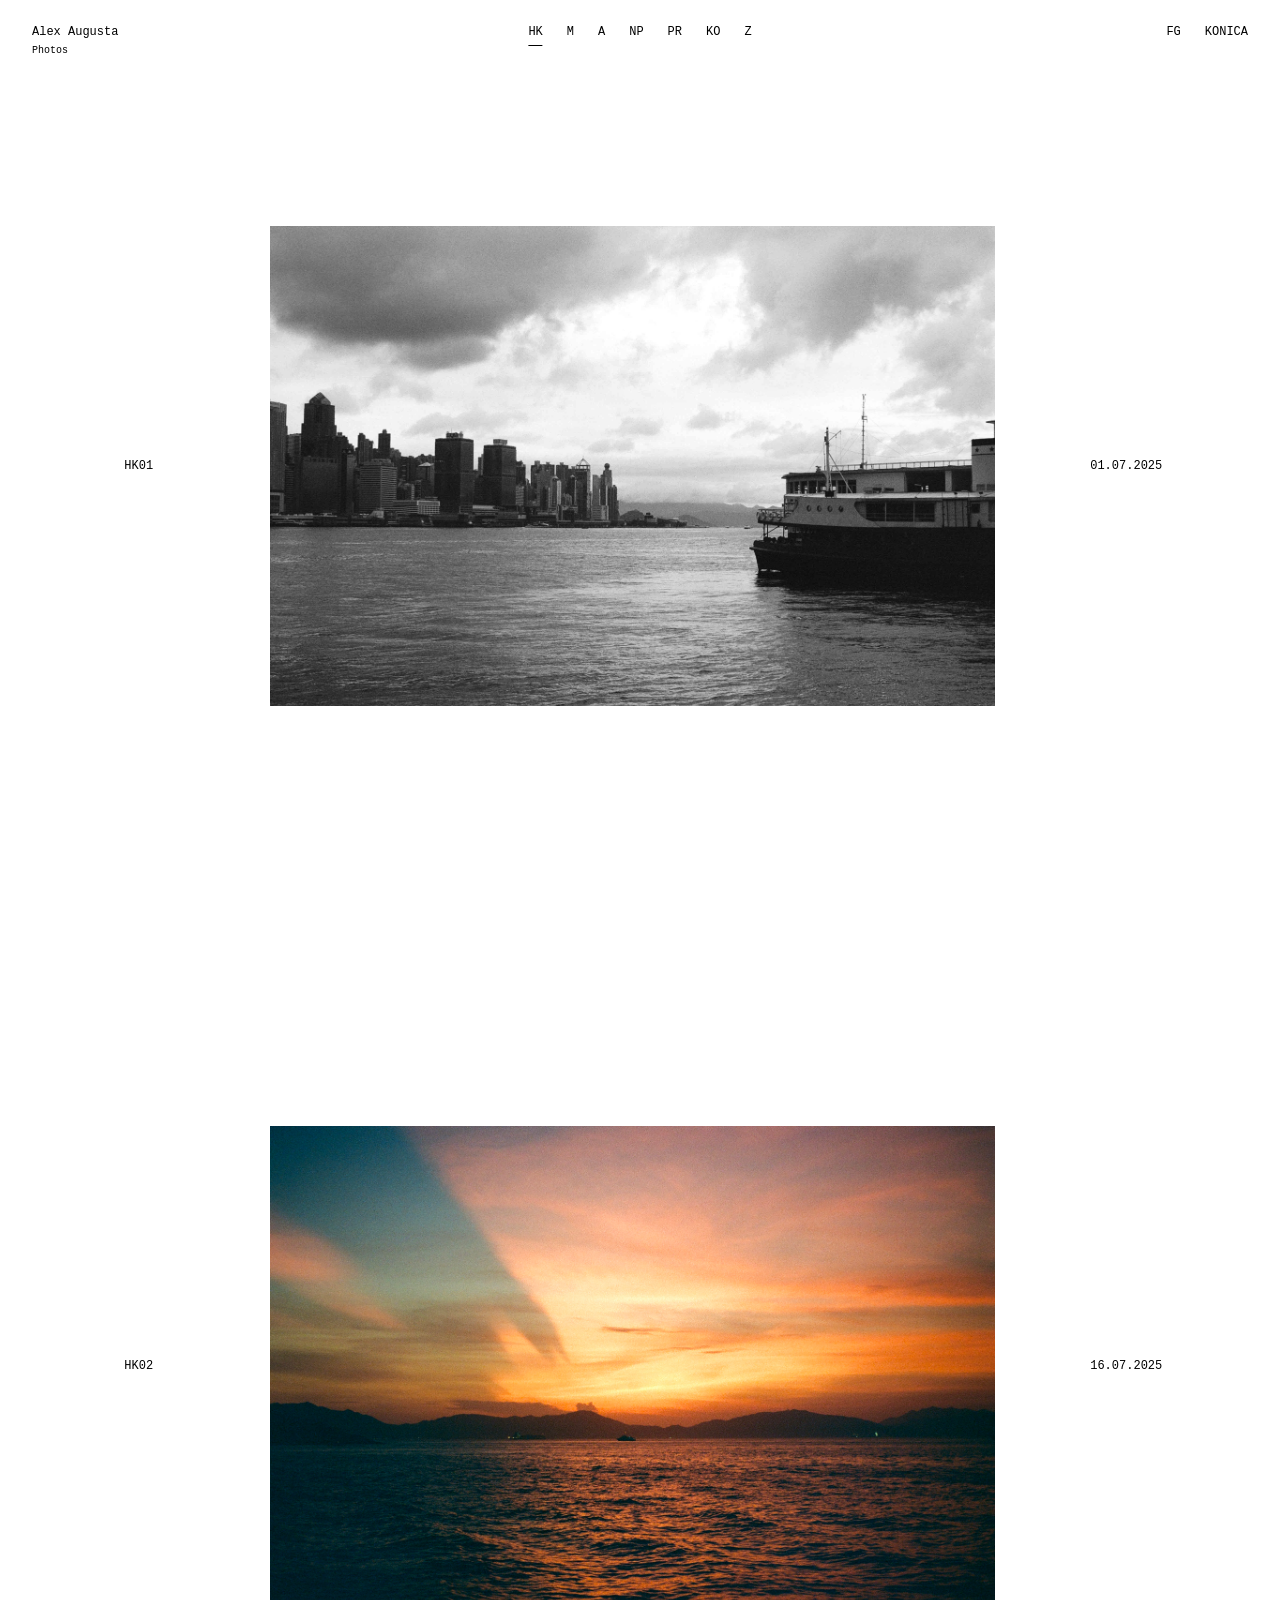
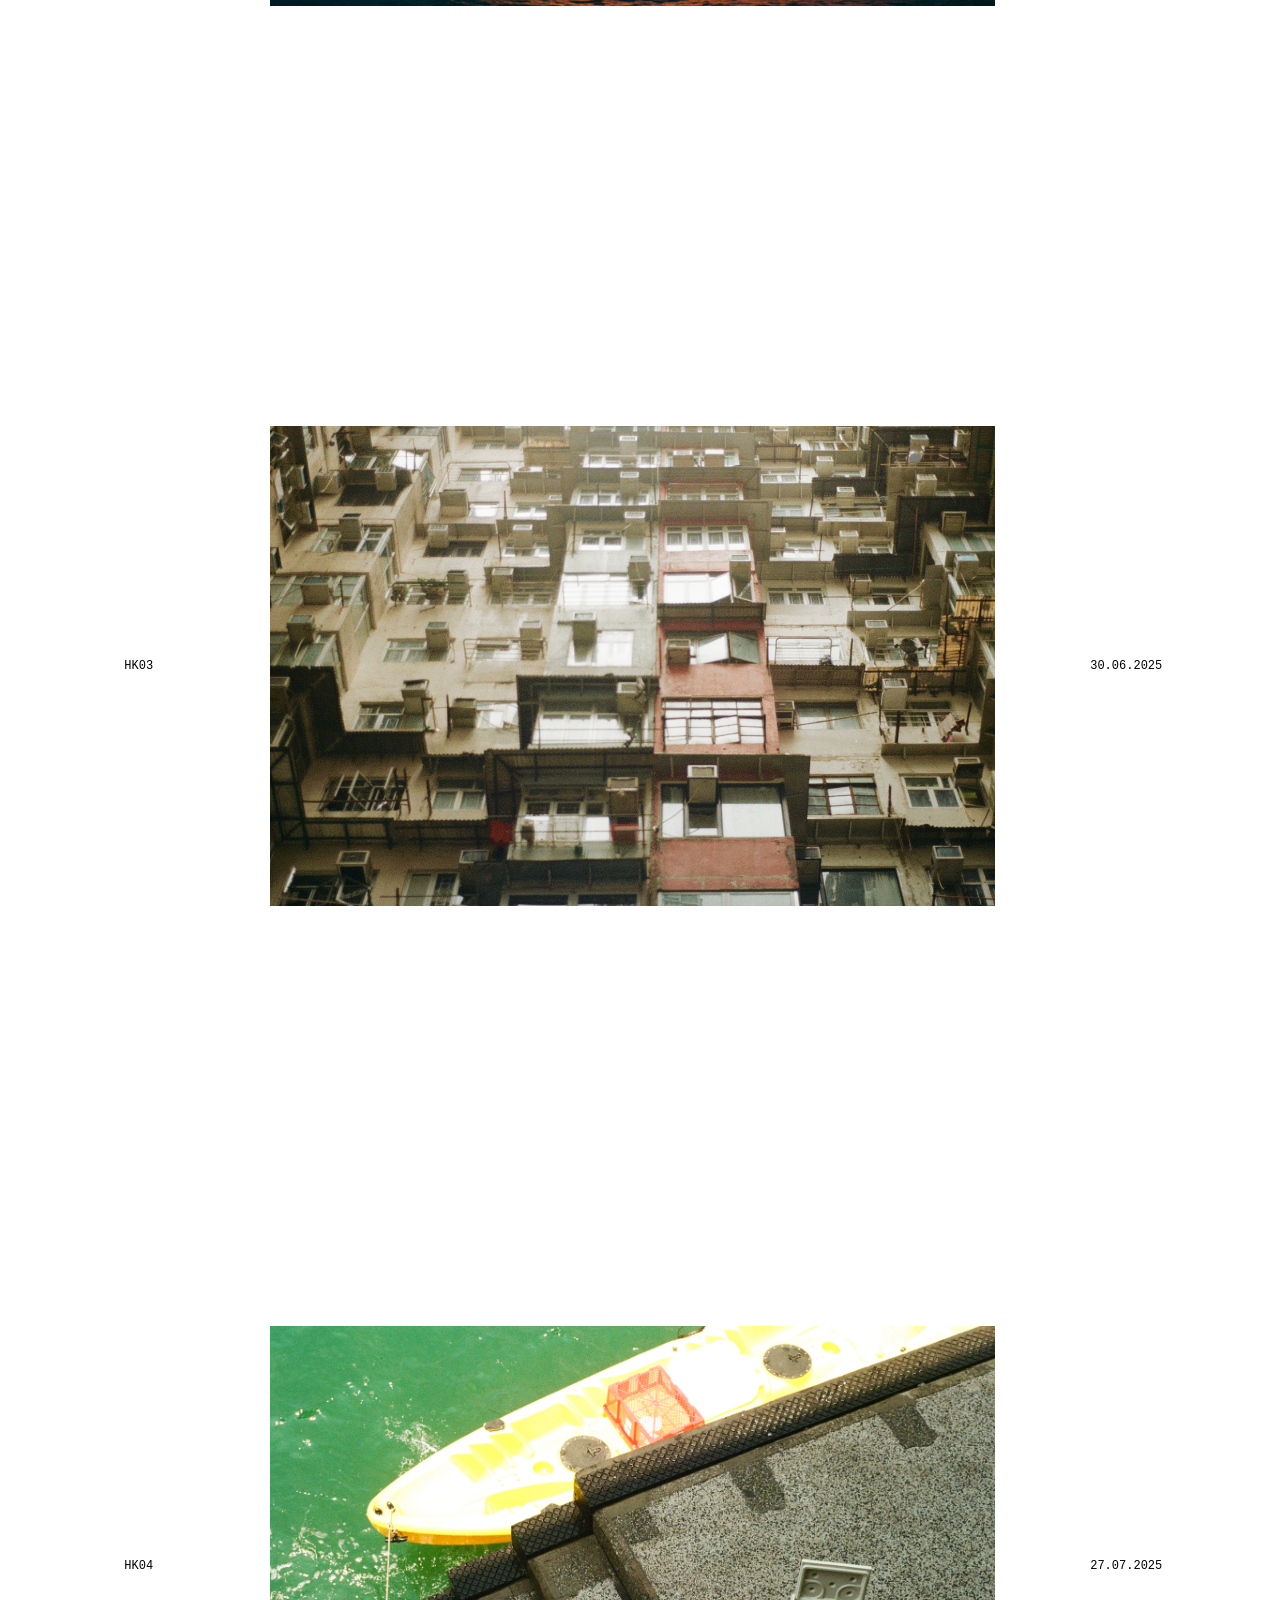
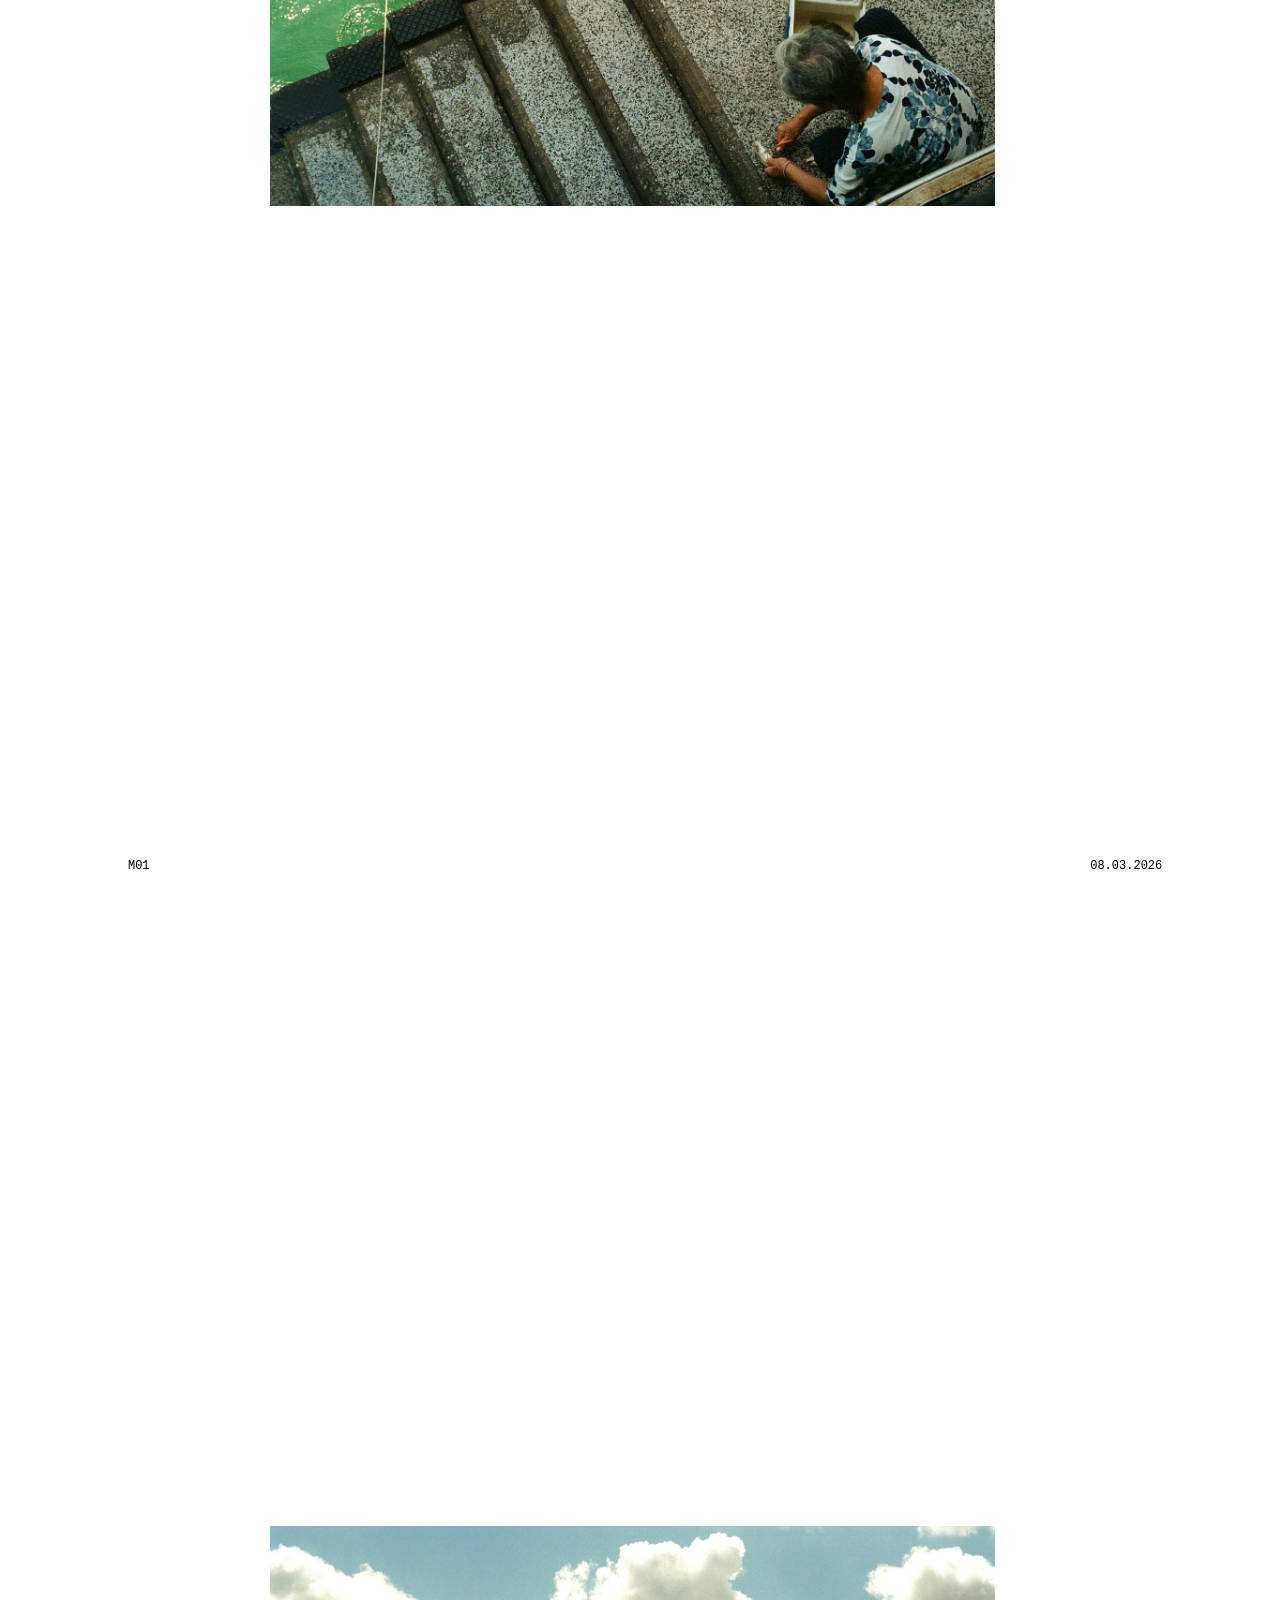
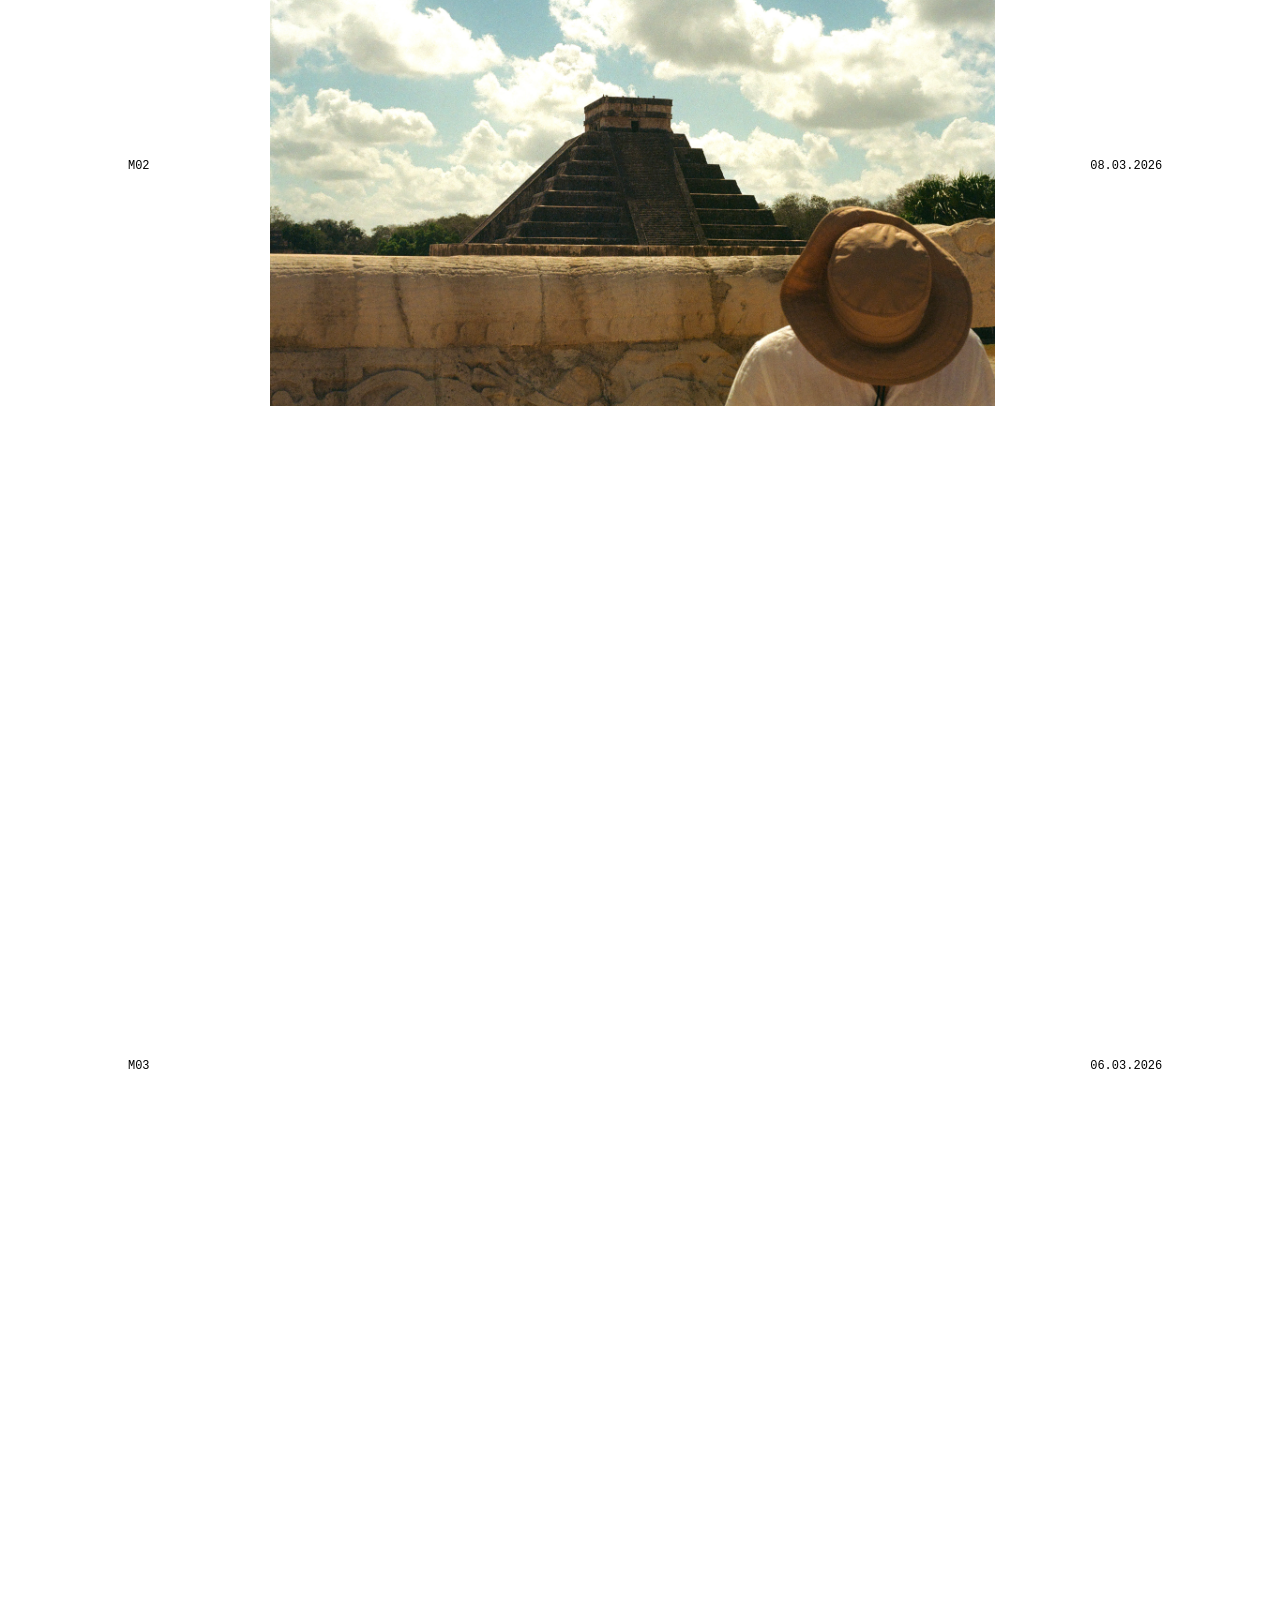
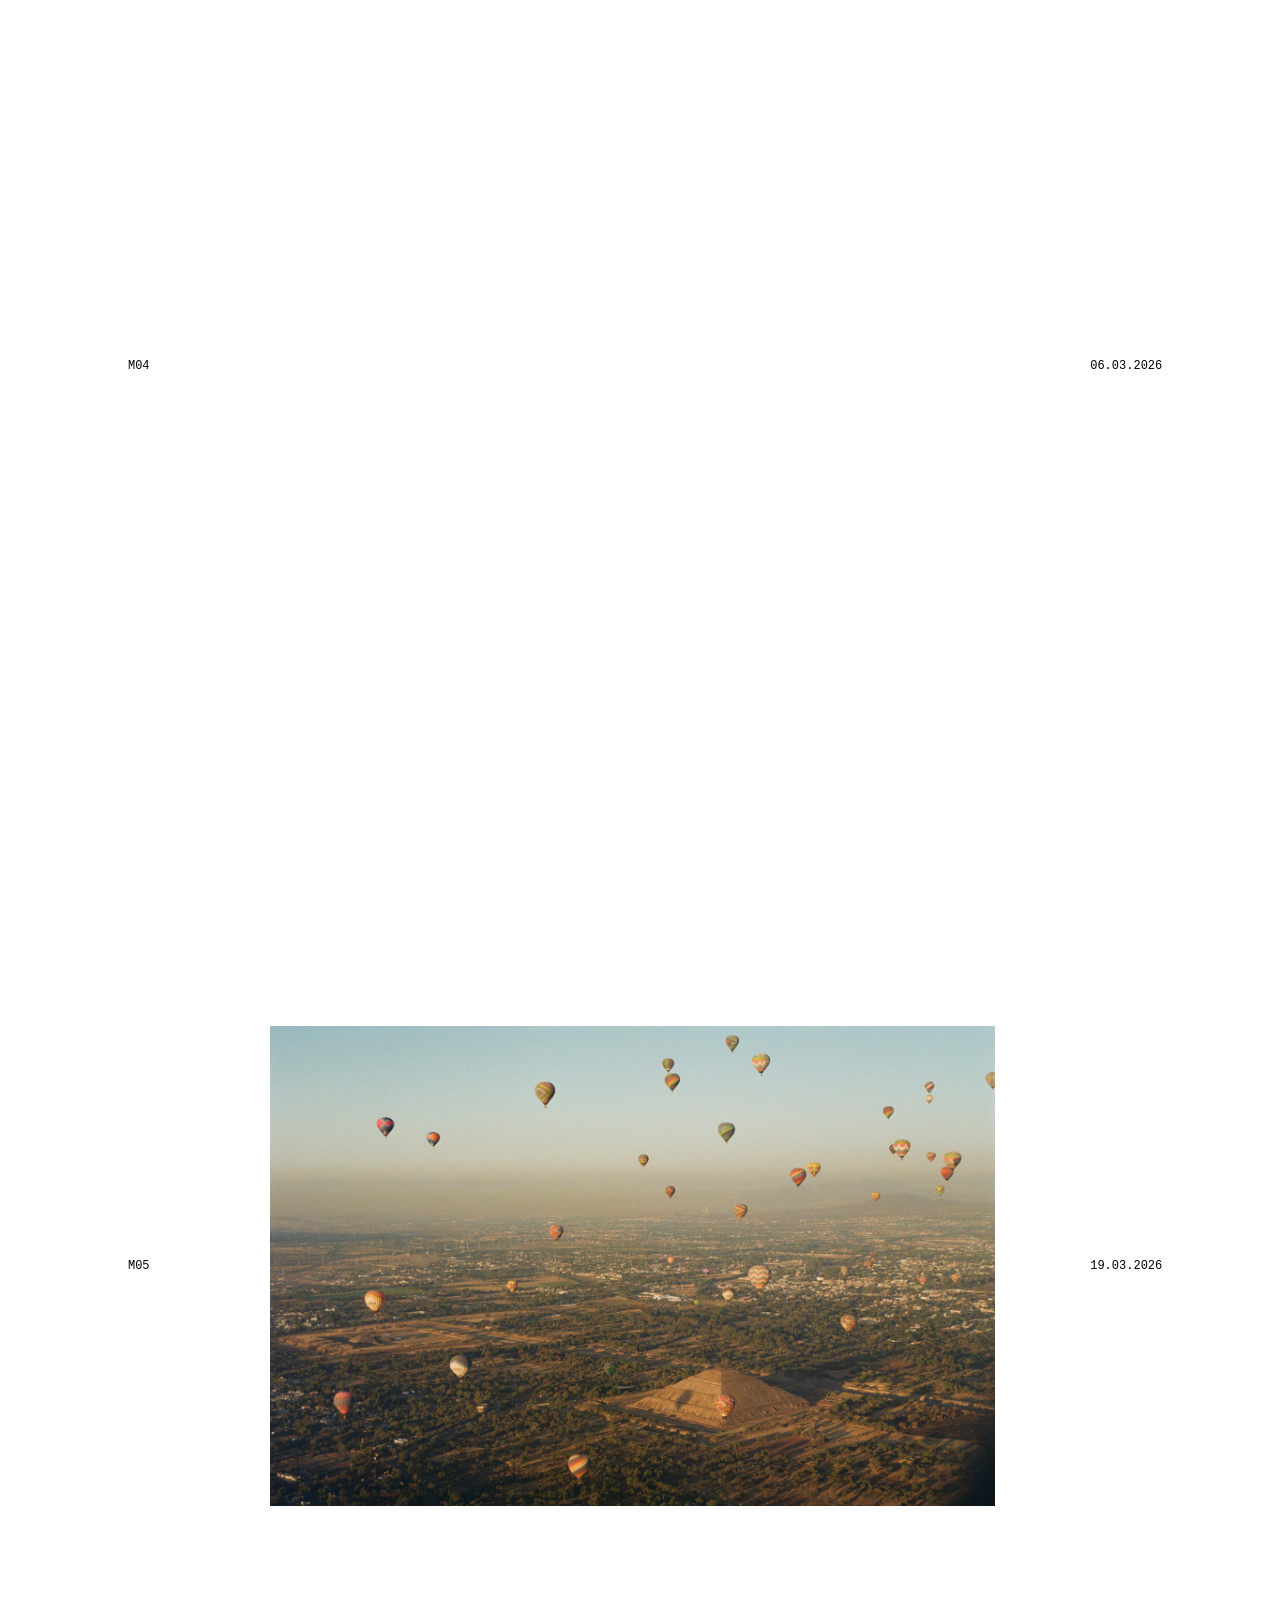
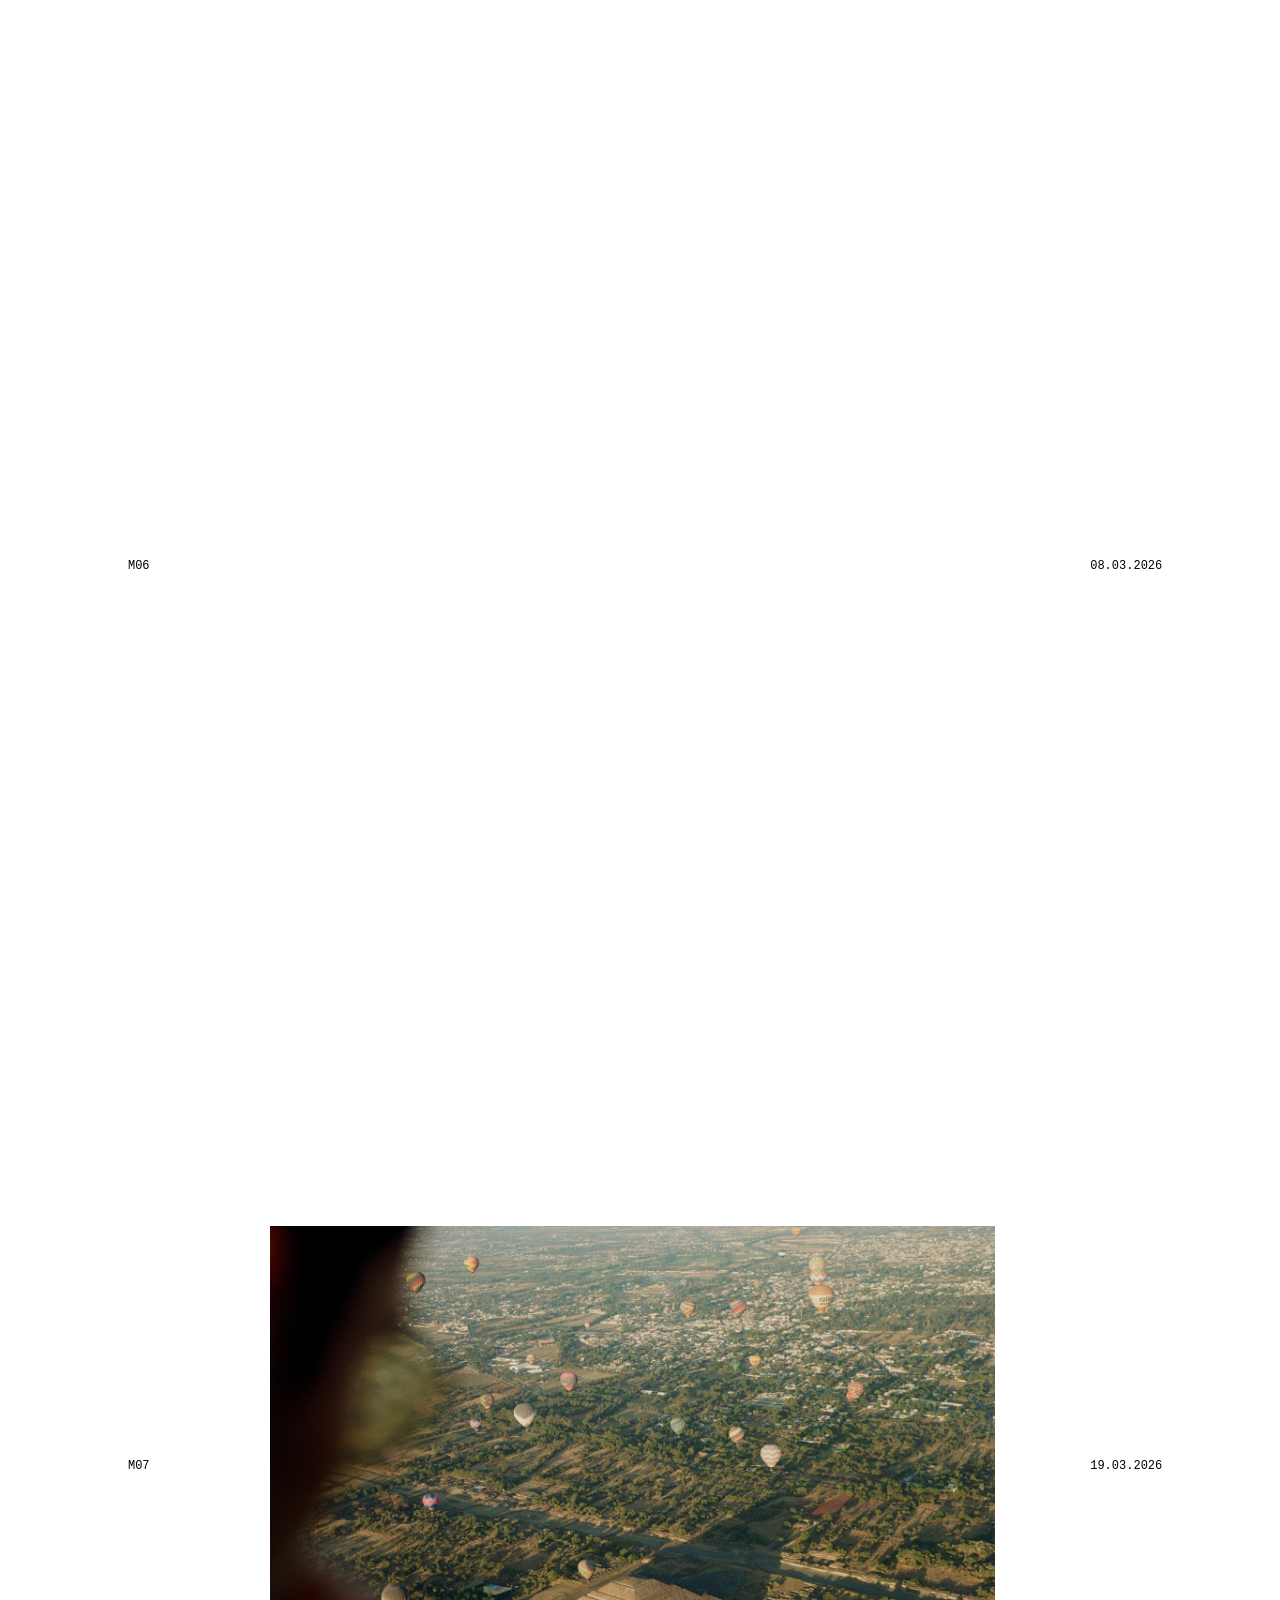
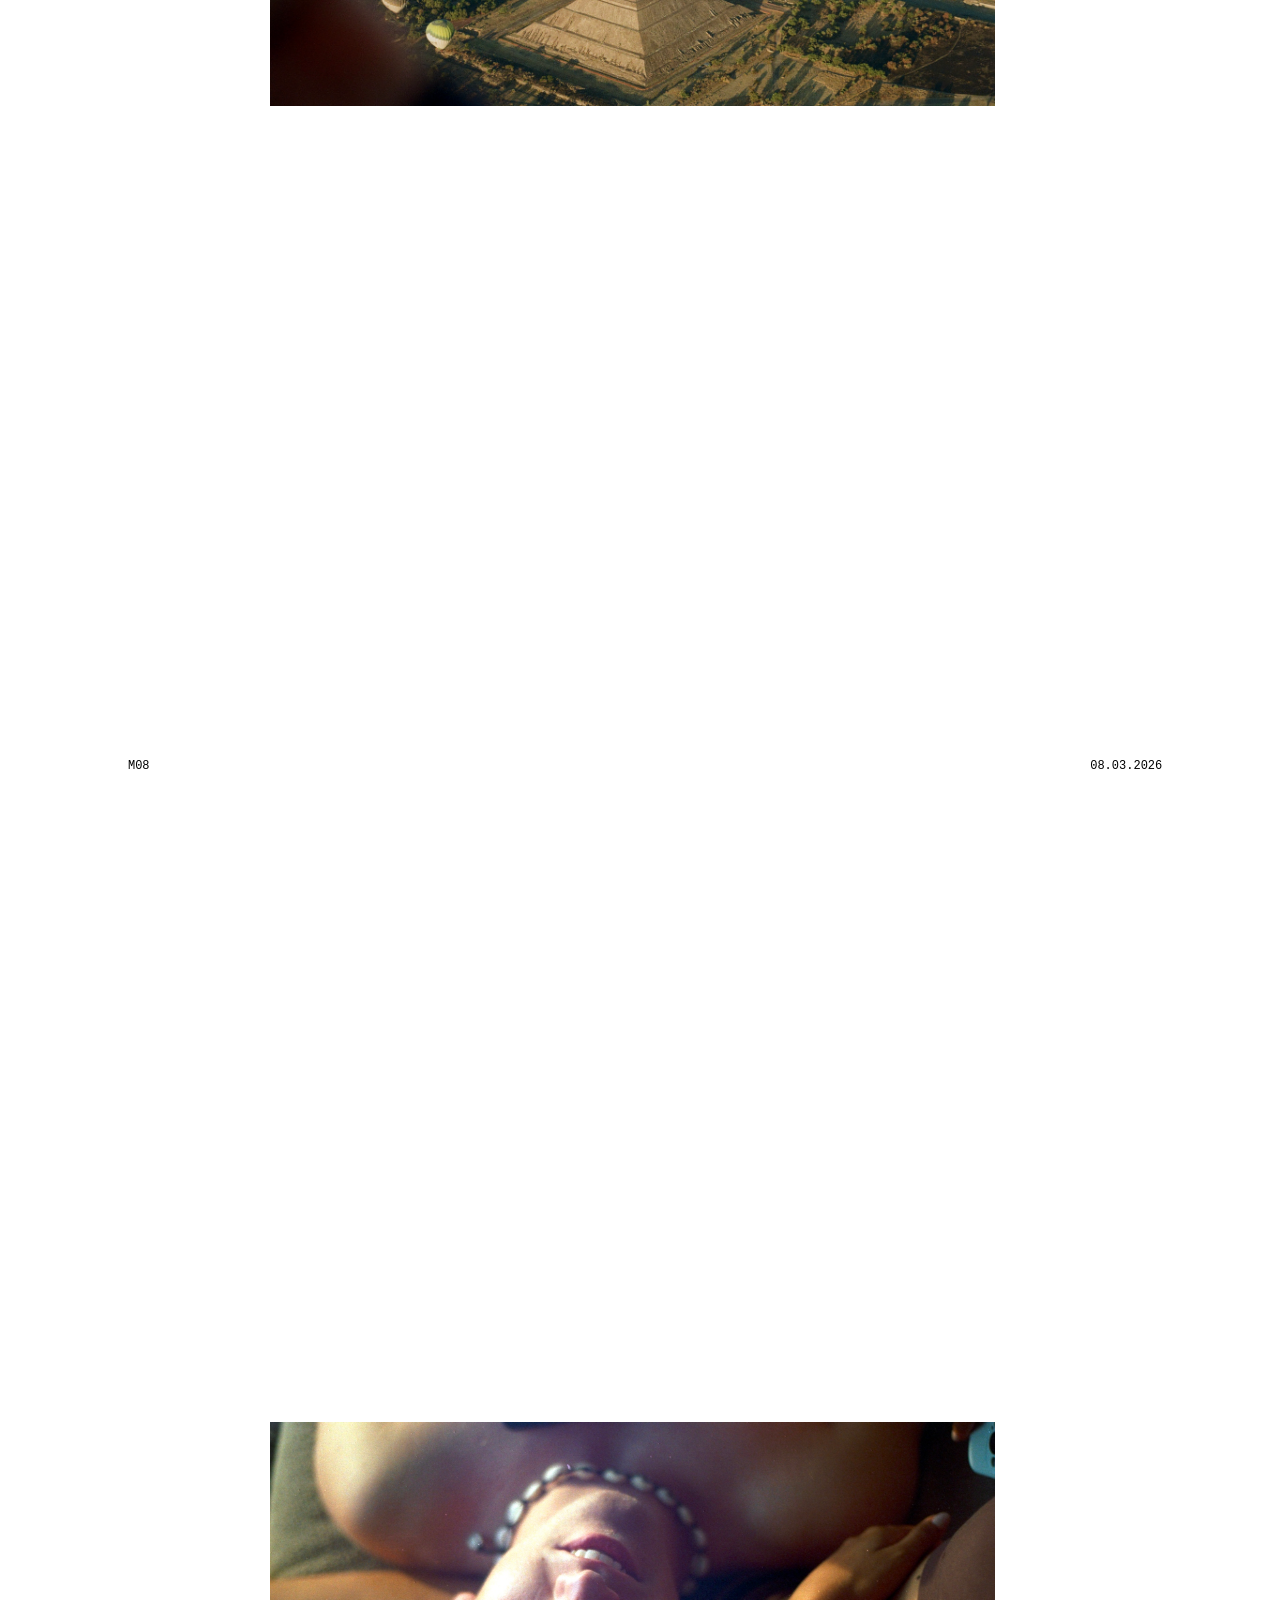
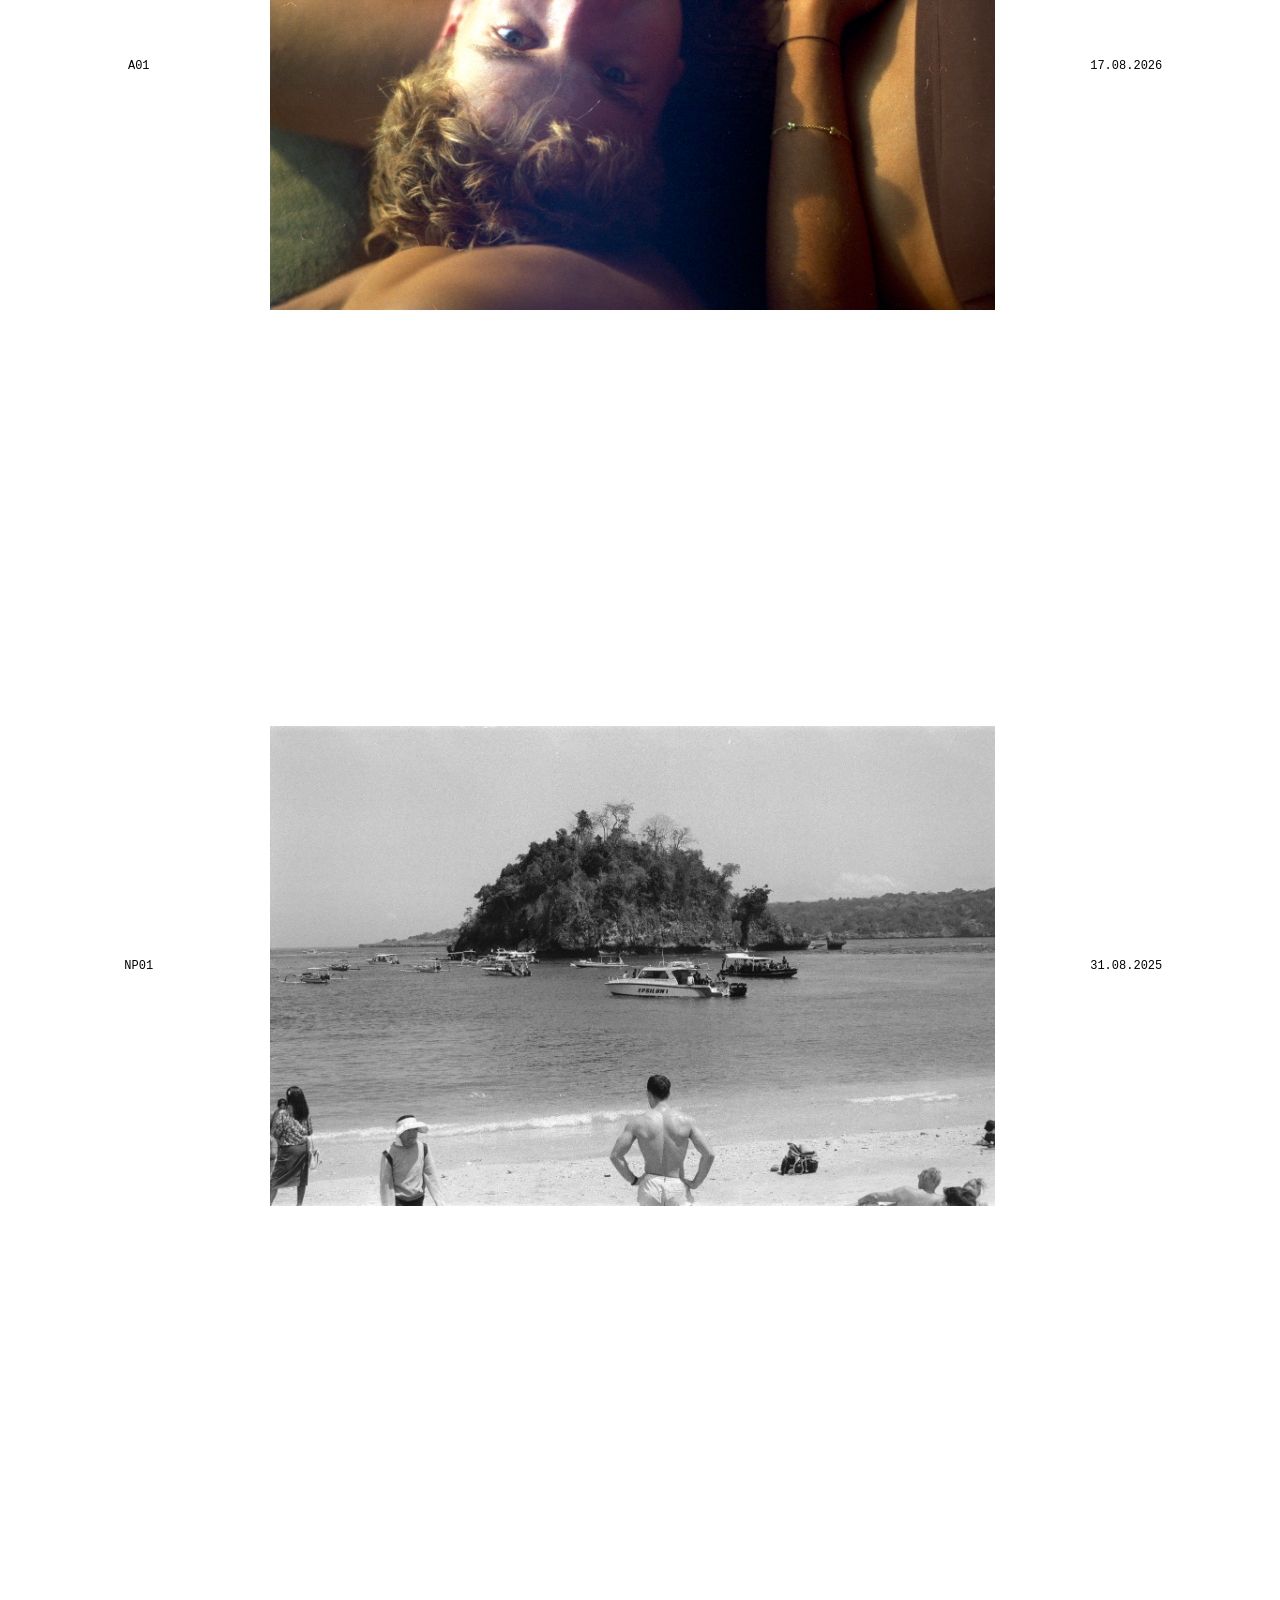
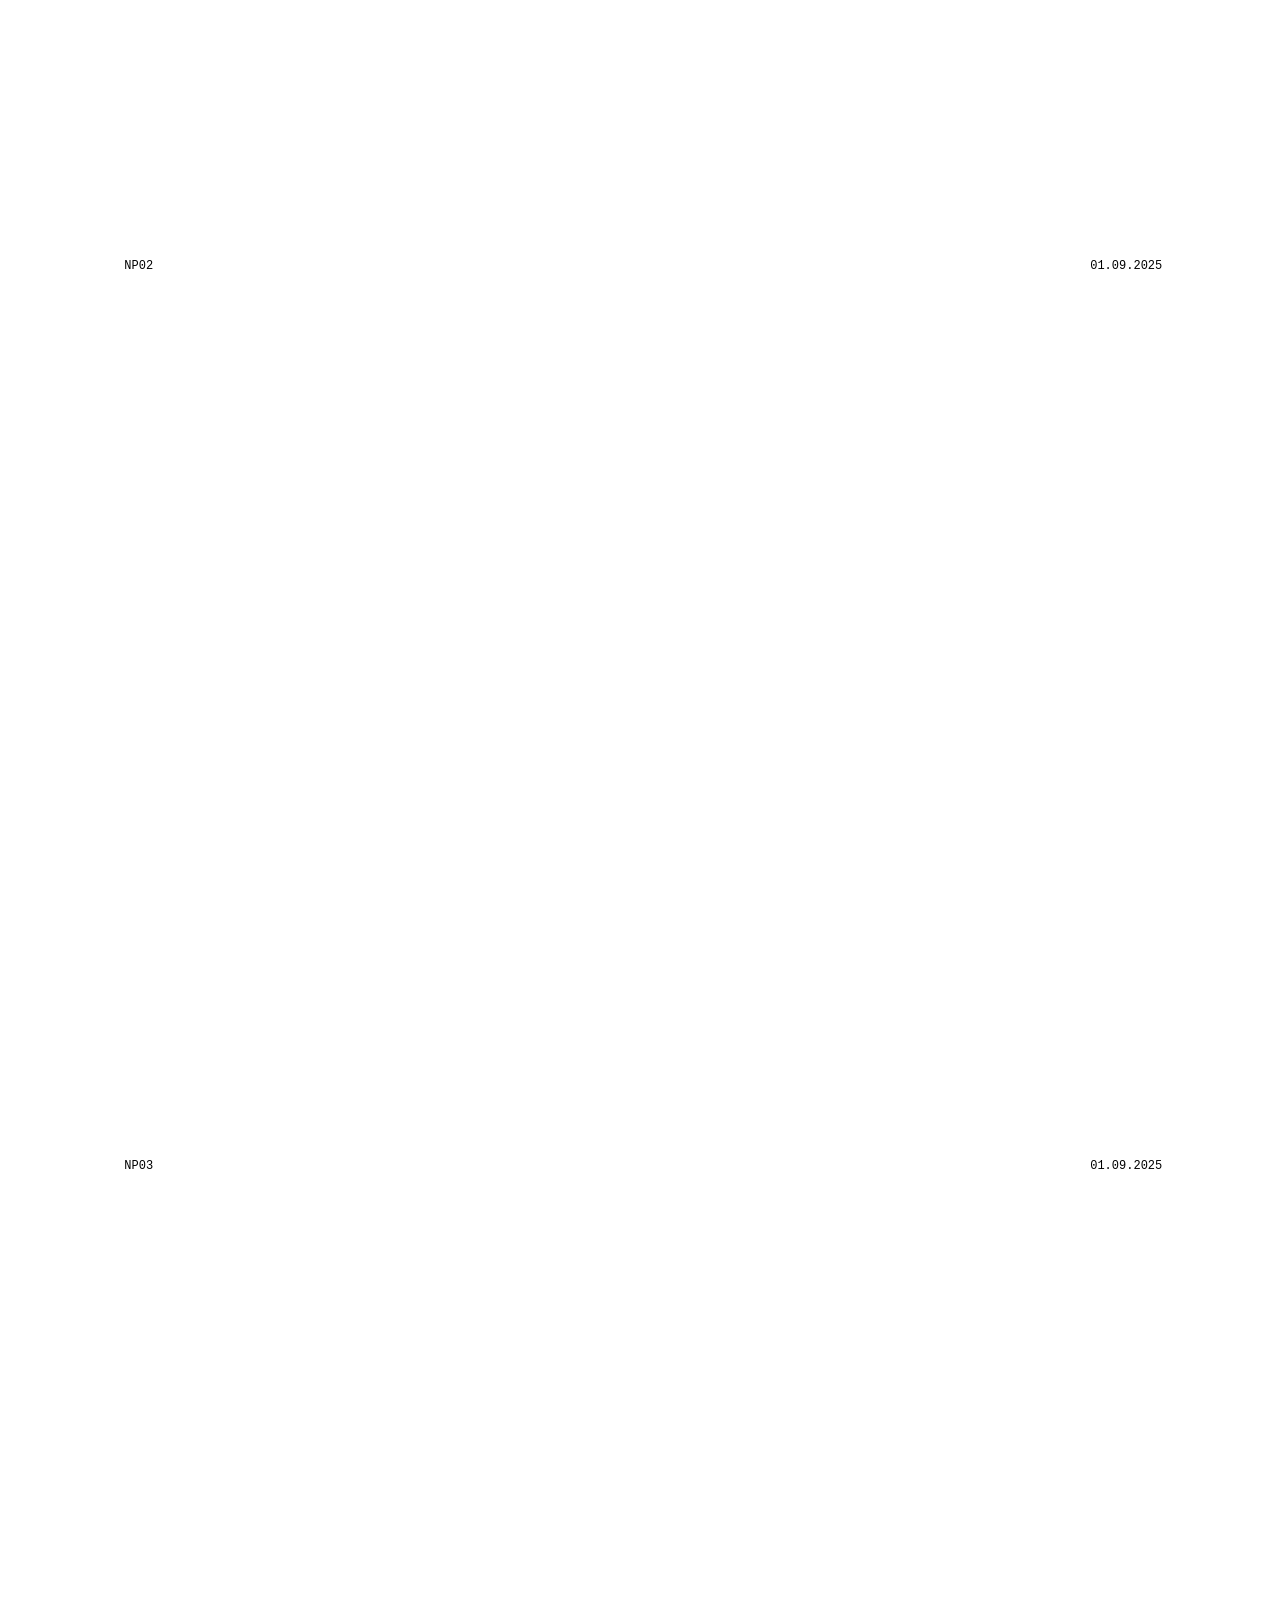
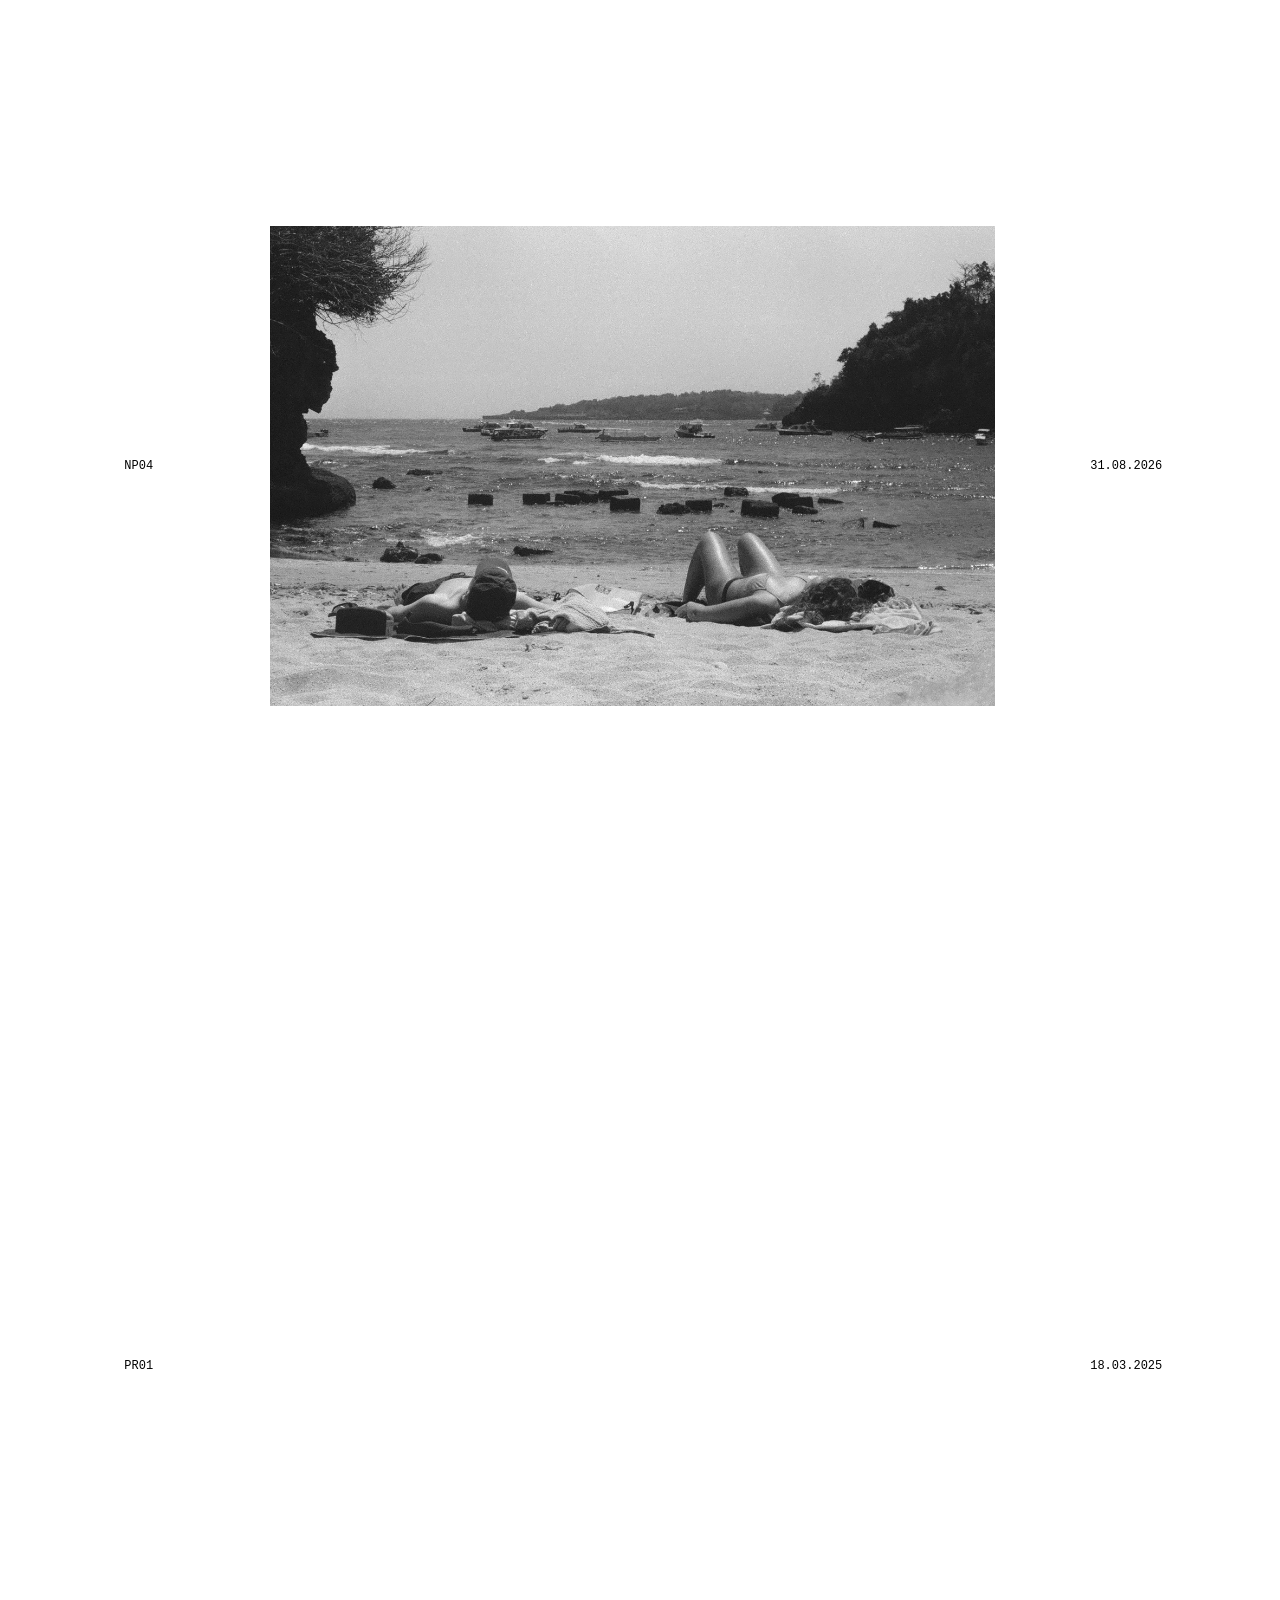
<file: index.html>
<!doctype html>
<html lang="en">
  <head>
    <meta charset="UTF-8">
    <!-- Keep preview-server injected scripts from reloading this static page. -->
    <meta http-equiv="Content-Security-Policy" content="script-src 'self' 'sha256-Ljj31zHLahqnvCQyCLiPn31wJubNpGGr6hieWLDRvvE=' https://static.cloudflareinsights.com; connect-src https://cloudflareinsights.com">
    <meta name="viewport" content="width=device-width, initial-scale=1.0">
    <meta name="theme-color" content="#ffffff">
    <title>Alex Augusta Photos | Photography Portfolio</title>
    <meta name="description" content="I like to shoot on film.">
    <meta name="robots" content="index, follow, max-image-preview:large">
    <meta name="author" content="Alex Augusta">
    <meta name="twitter:card" content="summary_large_image">
    <meta property="og:type" content="website">
    <meta property="og:site_name" content="Alex Augusta Photos">
    <meta property="og:title" content="Alex Augusta Photos | Photography Portfolio">
    <meta property="og:description" content="I like to shoot on film.">
    <meta property="og:url" content="https://made-by-alex.dev/home/">
    <meta property="og:image" content="https://made-by-alex.dev/photos/HK01.jpg">
    <meta property="og:image:alt" content="Photograph by Alex Augusta from the FG collection">
    <script type="application/ld+json">{"@context":"https://schema.org","@graph":[{"@type":"Person","@id":"https://made-by-alex.dev/#alex-augusta","name":"Alex Augusta","url":"https://made-by-alex.dev/home/"},{"@type":"WebSite","@id":"https://made-by-alex.dev/#website","url":"https://made-by-alex.dev/","name":"Alex Augusta Photos","alternateName":"Alex Augusta Photography","creator":{"@id":"https://made-by-alex.dev/#alex-augusta"}},{"@type":"CollectionPage","@id":"https://made-by-alex.dev/home/#webpage","url":"https://made-by-alex.dev/home/","name":"Alex Augusta Photos | Photography Portfolio","description":"I like to shoot on film.","isPartOf":{"@id":"https://made-by-alex.dev/#website"},"author":{"@id":"https://made-by-alex.dev/#alex-augusta"},"inLanguage":"en","primaryImageOfPage":{"@type":"ImageObject","contentUrl":"https://made-by-alex.dev/photos/HK01.jpg","creator":{"@id":"https://made-by-alex.dev/#alex-augusta"}}}]}</script>
    <link rel="canonical" href="https://made-by-alex.dev/home/">
    <link rel="icon" type="image/svg+xml" href="../favicon.svg">
    <link rel="stylesheet" href="../styles.css?v=photo-dates-1">
    <script src="../gallery.js?v=direct-entry-1" defer></script>
    <script src="../cursor.js" defer></script>
  </head>
  <body id="top">
    <header class="site-name"><h1><a href="#top">Alex Augusta<span class="site-tagline">Photos</span></a></h1></header>
    <nav class="album-nav" aria-label="Albums">
      <a href="#HK">HK</a>
      <a href="#M">M</a>
      <a href="#A">A</a>
      <a href="#NP">NP</a>
      <a href="#PR">PR</a>
      <a href="#KO">KO</a>
      <a href="#Z">Z</a>
    </nav>
    <nav class="camera-nav" aria-label="Camera albums">
      <a href="../FG/">FG</a>
      <a href="../KONICA/">KONICA</a>
    </nav>
    <main class="photos">
      <figure class="photo" id="HK">
        <figcaption class="photo-name">HK01</figcaption>
        <img src="../photos/HK01.jpg" alt="cool city" width="3091" height="2048" fetchpriority="high" decoding="async">
        <time class="photo-date" datetime="2025-07-01">01.07.2025</time>
      </figure>
      <figure class="photo">
        <figcaption class="photo-name">HK02</figcaption>
        <img src="../photos/HK02.jpg" alt="burgers" width="3091" height="2048" loading="lazy" decoding="async">
        <time class="photo-date" datetime="2025-07-16">16.07.2025</time>
      </figure>
      <figure class="photo">
        <figcaption class="photo-name">HK03</figcaption>
        <img src="../photos/HK03.jpg" alt="monster b" width="2536" height="1680" loading="lazy" decoding="async">
        <time class="photo-date" datetime="2025-06-30">30.06.2025</time>
      </figure>
      <figure class="photo">
        <figcaption class="photo-name">HK04</figcaption>
        <img src="../photos/HK04.jpg" alt="gone fishing" width="3091" height="2048" loading="lazy" decoding="async">
        <time class="photo-date" datetime="2025-07-27">27.07.2025</time>
      </figure>
      <figure class="photo" id="M">
        <figcaption class="photo-name">M01</figcaption>
        <img src="../photos/M01.jpg" alt="take a pic" width="3091" height="2048" loading="lazy" decoding="async">
        <time class="photo-date" datetime="2026-03-08">08.03.2026</time>
      </figure>
      <figure class="photo">
        <figcaption class="photo-name">M02</figcaption>
        <img src="../photos/M02.jpg" alt="hat" width="3091" height="2048" loading="lazy" decoding="async">
        <time class="photo-date" datetime="2026-03-08">08.03.2026</time>
      </figure>
      <figure class="photo">
        <figcaption class="photo-name">M03</figcaption>
        <img src="../photos/M03.jpg" alt="shop opened" width="1829" height="2760" loading="lazy" decoding="async">
        <time class="photo-date" datetime="2026-03-06">06.03.2026</time>
      </figure>
      <figure class="photo">
        <figcaption class="photo-name">M04</figcaption>
        <img src="../photos/M04.jpg" alt="H-22" width="1986" height="1316" loading="lazy" decoding="async">
        <time class="photo-date" datetime="2026-03-06">06.03.2026</time>
      </figure>
      <figure class="photo">
        <figcaption class="photo-name">M05</figcaption>
        <img src="../photos/M05.jpg" alt="up vol. 1" width="3091" height="2048" loading="lazy" decoding="async">
        <time class="photo-date" datetime="2026-03-19">19.03.2026</time>
      </figure>
      <figure class="photo">
        <figcaption class="photo-name">M06</figcaption>
        <img src="../photos/M06.jpg" alt="parked" width="1927" height="2909" loading="lazy" decoding="async">
        <time class="photo-date" datetime="2026-03-08">08.03.2026</time>
      </figure>
      <figure class="photo">
        <figcaption class="photo-name">M07</figcaption>
        <img src="../photos/M07.jpg" alt="up vol. 2" width="3091" height="2048" loading="lazy" decoding="async">
        <time class="photo-date" datetime="2026-03-19">19.03.2026</time>
      </figure>
      <figure class="photo">
        <figcaption class="photo-name">M08</figcaption>
        <img src="../photos/M08.jpg" alt="let&#x27;s dance" width="3091" height="2048" loading="lazy" decoding="async">
        <time class="photo-date" datetime="2026-03-08">08.03.2026</time>
      </figure>
      <figure class="photo" id="A">
        <figcaption class="photo-name">A01</figcaption>
        <img src="../photos/A01.jpg" alt="worryless" width="2138" height="1437" loading="lazy" decoding="async">
        <time class="photo-date" datetime="2026-08-17">17.08.2026</time>
      </figure>
      <figure class="photo" id="NP">
        <figcaption class="photo-name">NP01</figcaption>
        <img src="../photos/NP01.jpg" alt="EPSILON 1" width="3091" height="2048" loading="lazy" decoding="async">
        <time class="photo-date" datetime="2025-08-31">31.08.2025</time>
      </figure>
      <figure class="photo">
        <figcaption class="photo-name">NP02</figcaption>
        <img src="../photos/NP02.JPG" alt="corn on a cob" width="2358" height="1562" loading="lazy" decoding="async">
        <time class="photo-date" datetime="2025-09-01">01.09.2025</time>
      </figure>
      <figure class="photo">
        <figcaption class="photo-name">NP03</figcaption>
        <img src="../photos/NP03.jpg" alt="child&#x27;s play" width="2344" height="1553" loading="lazy" decoding="async">
        <time class="photo-date" datetime="2025-09-01">01.09.2025</time>
      </figure>
      <figure class="photo">
        <figcaption class="photo-name">NP04</figcaption>
        <img src="../photos/NP04.jpg" alt="beach day" width="2675" height="1772" loading="lazy" decoding="async">
        <time class="photo-date" datetime="2026-08-31">31.08.2026</time>
      </figure>
      <figure class="photo" id="PR">
        <figcaption class="photo-name">PR01</figcaption>
        <img src="../photos/PR01.jpg" alt="rocky" width="2943" height="1950" loading="lazy" decoding="async">
        <time class="photo-date" datetime="2025-03-18">18.03.2025</time>
      </figure>
      <figure class="photo">
        <figcaption class="photo-name">PR02</figcaption>
        <img src="../photos/PR02.jpg" alt="sleepy" width="3091" height="2048" loading="lazy" decoding="async">
        <time class="photo-date" datetime="2025-03-03">03.03.2025</time>
      </figure>
      <figure class="photo">
        <figcaption class="photo-name">PR03</figcaption>
        <img src="../photos/PR03.jpg" alt="gallery" width="2894" height="1917" loading="lazy" decoding="async">
        <time class="photo-date" datetime="2025-02-26">26.02.2025</time>
      </figure>
      <figure class="photo">
        <figcaption class="photo-name">PR04</figcaption>
        <img src="../photos/PR04.jpg" alt="runningman" width="2614" height="1732" loading="lazy" decoding="async">
        <time class="photo-date" datetime="2025-04-14">14.04.2025</time>
      </figure>
      <figure class="photo">
        <figcaption class="photo-name">PR05</figcaption>
        <img src="../photos/PR05.jpg" alt="decaf" width="2751" height="1823" loading="lazy" decoding="async">
        <time class="photo-date" datetime="2025-02-20">20.02.2025</time>
      </figure>
      <figure class="photo" id="KO">
        <figcaption class="photo-name">KO01</figcaption>
        <img src="../photos/KO01.jpg" alt="coke" width="3324" height="1870" loading="lazy" decoding="async">
        <time class="photo-date" datetime="2026-10-12">12.10.2026</time>
      </figure>
      <figure class="photo">
        <figcaption class="photo-name">KO02</figcaption>
        <img src="../photos/KO02.jpg" alt="coke?" width="2882" height="1621" loading="lazy" decoding="async">
        <time class="photo-date" datetime="2026-10-12">12.10.2026</time>
      </figure>
      <figure class="photo">
        <figcaption class="photo-name">KO03</figcaption>
        <img src="../photos/KO03.jpg" alt="yum" width="2267" height="1275" loading="lazy" decoding="async">
        <time class="photo-date" datetime="2026-10-13">13.10.2026</time>
      </figure>
      <figure class="photo">
        <figcaption class="photo-name">KO04</figcaption>
        <img src="../photos/KO04.jpg" alt="guard" width="2898" height="1631" loading="lazy" decoding="async">
        <time class="photo-date" datetime="2026-10-13">13.10.2026</time>
      </figure>
      <figure class="photo">
        <figcaption class="photo-name">KO05</figcaption>
        <img src="../photos/KO05.jpg" alt="untz" width="3377" height="1900" loading="lazy" decoding="async">
        <time class="photo-date" datetime="2026-10-15">15.10.2026</time>
      </figure>
      <figure class="photo">
        <figcaption class="photo-name">KO06</figcaption>
        <img src="../photos/KO06.jpg" alt="no way!" width="3106" height="1747" loading="lazy" decoding="async">
        <time class="photo-date" datetime="2026-10-15">15.10.2026</time>
      </figure>
      <figure class="photo">
        <figcaption class="photo-name">KO07</figcaption>
        <img src="../photos/KO07.jpg" alt="demo 1" width="3314" height="1863" loading="lazy" decoding="async">
        <time class="photo-date" datetime="2026-10-25">25.10.2026</time>
      </figure>
      <figure class="photo">
        <figcaption class="photo-name">KO08</figcaption>
        <img src="../photos/KO08.jpg" alt="demo 2" width="2369" height="1333" loading="lazy" decoding="async">
        <time class="photo-date" datetime="2026-10-25">25.10.2026</time>
      </figure>
      <figure class="photo">
        <figcaption class="photo-name">KO09</figcaption>
        <img src="../photos/KO09.jpg" alt="birdie" width="3139" height="1766" loading="lazy" decoding="async">
        <time class="photo-date" datetime="2026-10-26">26.10.2026</time>
      </figure>
      <figure class="photo">
        <figcaption class="photo-name">KO10</figcaption>
        <img src="../photos/KO10.jpg" alt="rainy day" width="3215" height="1808" loading="lazy" decoding="async">
        <time class="photo-date" datetime="2026-10-25">25.10.2026</time>
      </figure>
      <figure class="photo">
        <figcaption class="photo-name">KO11</figcaption>
        <img src="../photos/KO11.jpg" alt="b-c-s" width="3371" height="1896" loading="lazy" decoding="async">
        <time class="photo-date" datetime="2026-10-25">25.10.2026</time>
      </figure>
      <figure class="photo">
        <figcaption class="photo-name">KO12</figcaption>
        <img src="../photos/KO12.jpg" alt="milkaway" width="1947" height="3461" loading="lazy" decoding="async">
        <time class="photo-date" datetime="2026-10-24">24.10.2026</time>
      </figure>
      <figure class="photo">
        <figcaption class="photo-name">KO13</figcaption>
        <img src="../photos/KO13.jpg" alt="gm" width="3265" height="1972" loading="lazy" decoding="async">
        <time class="photo-date" datetime="2026-10-24">24.10.2026</time>
      </figure>
      <figure class="photo" id="Z">
        <figcaption class="photo-name">Z01</figcaption>
        <img src="../photos/Z01.jpg" alt="la rose" width="3091" height="2048" loading="lazy" decoding="async">
        <time class="photo-date" datetime="2025-09-07">07.09.2025</time>
      </figure>
    </main>
    <footer class="site-footer">
      <div>
      <blockquote>„To see the world, things dangerous to come to, to see behind walls, draw closer, to find each other, and to feel. That is the purpose of life.“ - Walter Mitty</blockquote>
      </div>
      <img class="site-face" src="../face.PNG" alt="" width="200" height="200" loading="lazy">
    </footer>
    <!-- Cloudflare Web Analytics -->
    <script type="module" src="https://static.cloudflareinsights.com/beacon.min.js" data-cf-beacon='{"token": "2d02657c831f4660be215482fc6f6870"}'></script>
    <!-- End Cloudflare Web Analytics -->
  </body>
</html>
</file>
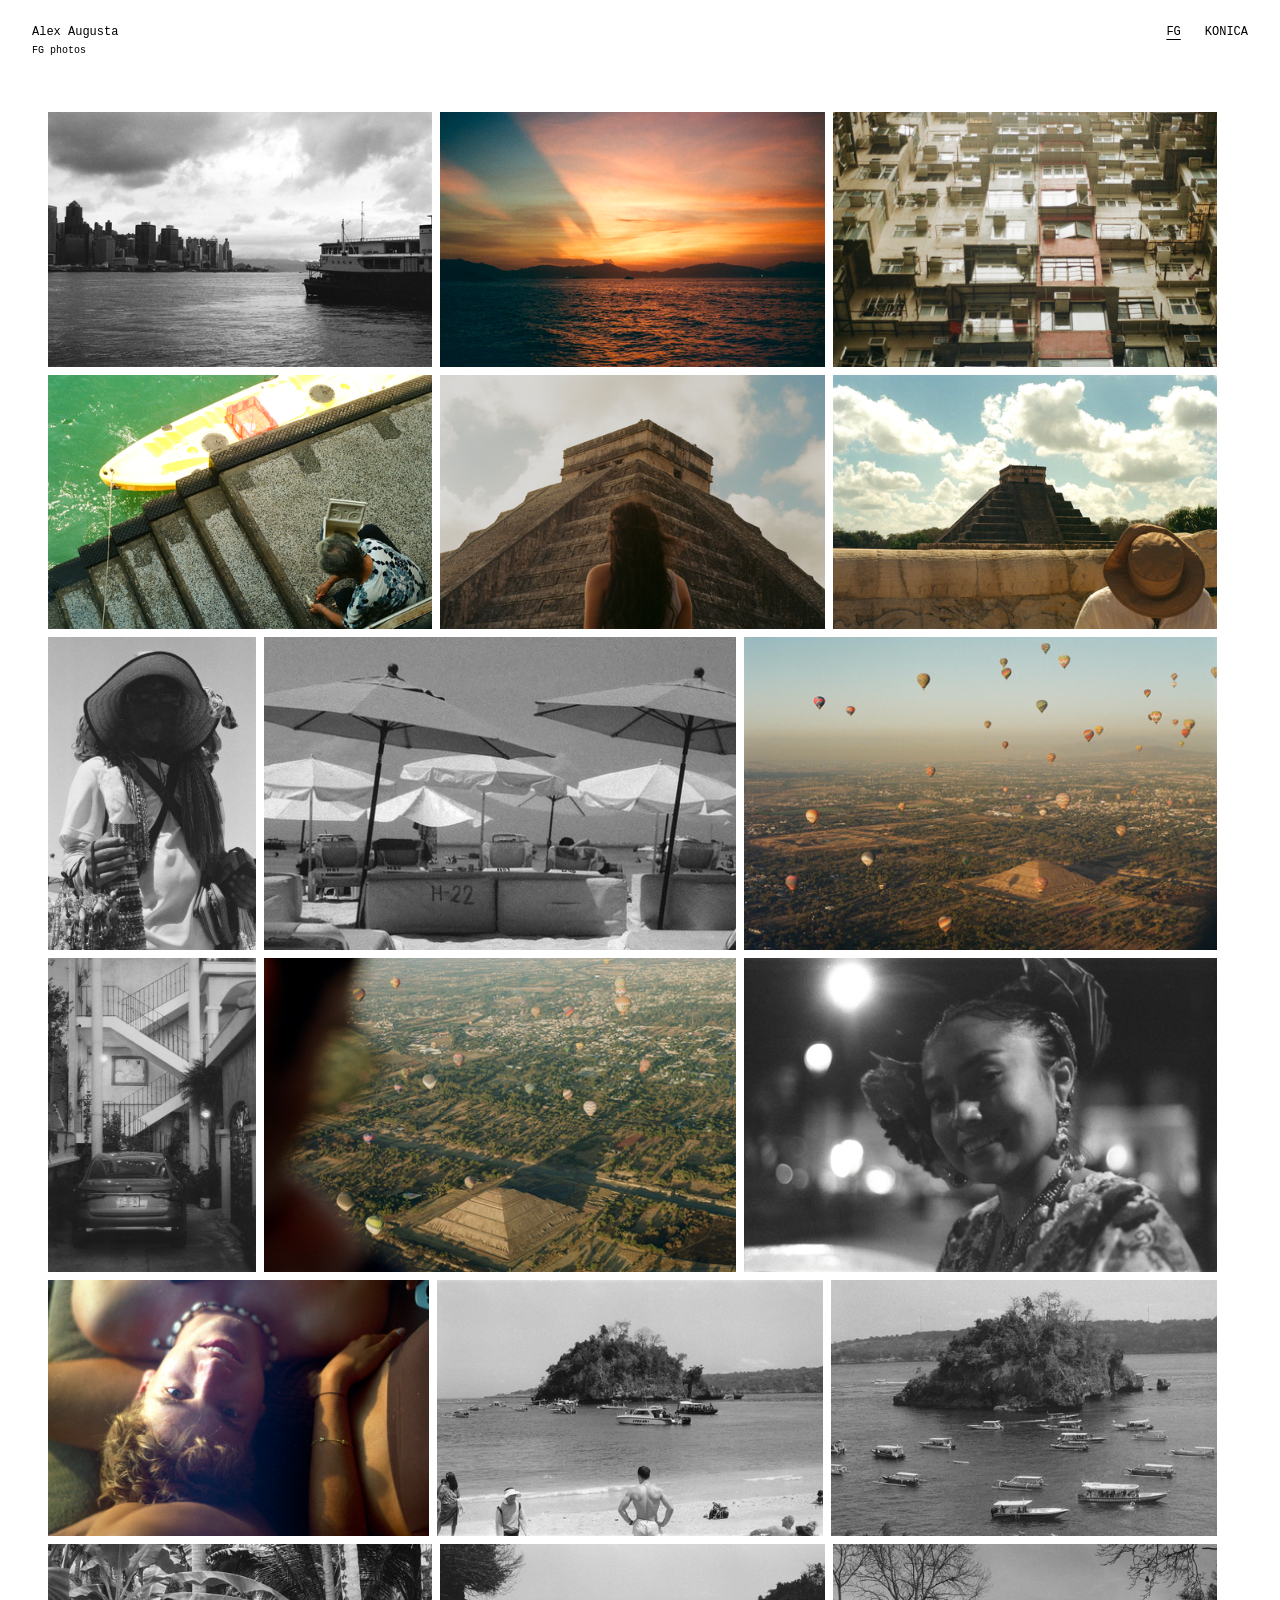
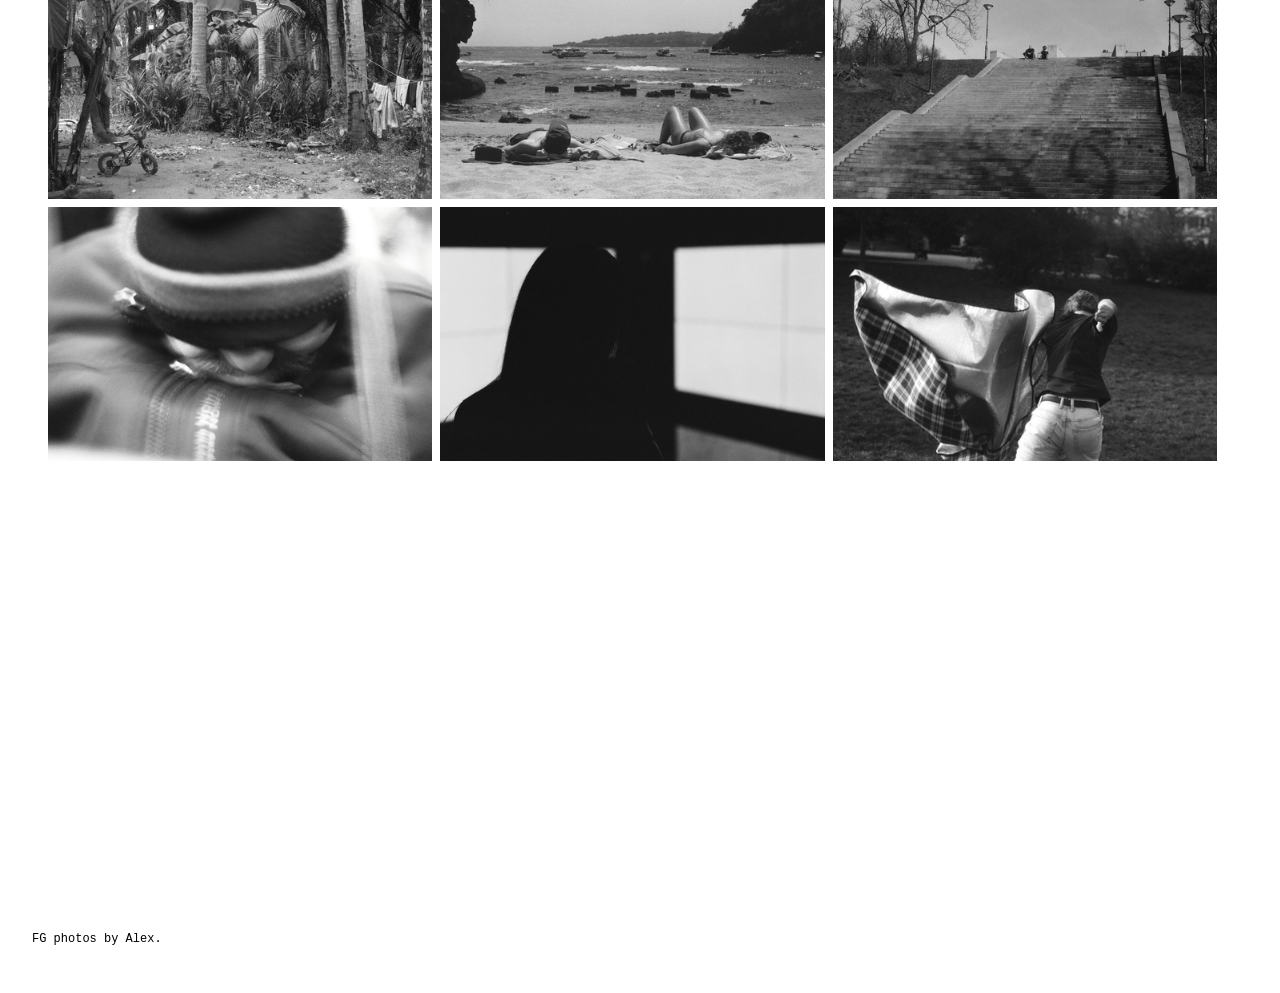
<file: FG/index.html>
<!doctype html>
<html lang="en">
  <head>
    <meta charset="UTF-8">
    <meta name="viewport" content="width=device-width, initial-scale=1.0">
    <meta name="theme-color" content="#ffffff">
    <title>FG Photos | Alex Augusta Photography</title>
    <meta name="description" content="Explore the FG photo collection by Alex Augusta. Browse the gallery and open each photograph in full resolution.">
    <meta name="robots" content="index, follow, max-image-preview:large">
    <meta name="author" content="Alex Augusta">
    <meta name="twitter:card" content="summary_large_image">
    <meta property="og:type" content="website">
    <meta property="og:site_name" content="Alex Augusta Photos">
    <meta property="og:title" content="FG Photos | Alex Augusta Photography">
    <meta property="og:description" content="Explore the FG photo collection by Alex Augusta. Browse the gallery and open each photograph in full resolution.">
    <meta property="og:url" content="https://made-by-alex.dev/FG/">
    <meta property="og:image" content="https://made-by-alex.dev/photos/HK01.jpg">
    <meta property="og:image:alt" content="Photograph by Alex Augusta from the FG collection">
    <script type="application/ld+json">{"@context":"https://schema.org","@graph":[{"@type":"Person","@id":"https://made-by-alex.dev/#alex-augusta","name":"Alex Augusta","url":"https://made-by-alex.dev/home/"},{"@type":"WebSite","@id":"https://made-by-alex.dev/#website","url":"https://made-by-alex.dev/","name":"Alex Augusta Photos","alternateName":"Alex Augusta Photography","creator":{"@id":"https://made-by-alex.dev/#alex-augusta"}},{"@type":"CollectionPage","@id":"https://made-by-alex.dev/FG/#webpage","url":"https://made-by-alex.dev/FG/","name":"FG Photos | Alex Augusta Photography","description":"Explore the FG photo collection by Alex Augusta. Browse the gallery and open each photograph in full resolution.","isPartOf":{"@id":"https://made-by-alex.dev/#website"},"author":{"@id":"https://made-by-alex.dev/#alex-augusta"},"inLanguage":"en","primaryImageOfPage":{"@type":"ImageObject","contentUrl":"https://made-by-alex.dev/photos/HK01.jpg","creator":{"@id":"https://made-by-alex.dev/#alex-augusta"}}}]}</script>
    <link rel="canonical" href="https://made-by-alex.dev/FG/">
    <link rel="icon" type="image/svg+xml" href="../favicon.svg">
    <link rel="stylesheet" href="../styles.css?v=photo-dates-1">
    <script src="../album.js?v=side-navigation-1" defer></script>
    <script src="../cursor.js" defer></script>
  </head>
  <body class="album-page">
    <header class="album-header">
      <h1 class="site-name"><a href="../home/">Alex Augusta</a><span class="site-tagline">FG photos</span></h1>
      <div class="album-details" aria-live="polite" aria-atomic="true"></div>
      <nav class="camera-nav" aria-label="Camera albums">
        <a href="../FG/" aria-current="page">FG</a>
        <a href="../KONICA/">KONICA</a>
      </nav>
    </header>
    <main class="album-board" data-count="23" aria-label="FG photo album">
      <button class="album-photo" type="button" aria-label="Details for HK01: cool city" data-name="HK01" data-description="cool city" data-date="01.07.2025">
        <img src="../photos/previews/HK01-480.webp" data-original="../photos/HK01.jpg" srcset="../photos/previews/HK01-480.webp 480w, ../photos/previews/HK01-960.webp 960w, ../photos/previews/HK01-1600.webp 1600w, ../photos/HK01.jpg 3091w" sizes="(max-width: 600px) calc(50.00000vw - 14.50000px), (max-width: 900px) calc(33.33152vw - 21.33217px), (max-width: 1600px) calc(33.33152vw - 37.33130px), 495.97300px" loading="eager" fetchpriority="high" alt="cool city" width="3091" height="2048" decoding="async">
      </button>
      <button class="album-photo" type="button" aria-label="Details for HK02: burgers" data-name="HK02" data-description="burgers" data-date="16.07.2025">
        <img src="../photos/previews/HK02-480.webp" data-original="../photos/HK02.jpg" srcset="../photos/previews/HK02-480.webp 480w, ../photos/previews/HK02-960.webp 960w, ../photos/previews/HK02-1600.webp 1600w, ../photos/HK02.jpg 3091w" sizes="(max-width: 600px) calc(50.00000vw - 14.50000px), (max-width: 900px) calc(33.33152vw - 21.33217px), (max-width: 1600px) calc(33.33152vw - 37.33130px), 495.97300px" loading="eager" alt="burgers" width="3091" height="2048" decoding="async">
      </button>
      <button class="album-photo" type="button" aria-label="Details for HK03: monster b" data-name="HK03" data-description="monster b" data-date="30.06.2025">
        <img src="../photos/previews/HK03-480.webp" data-original="../photos/HK03.jpg" srcset="../photos/previews/HK03-480.webp 480w, ../photos/previews/HK03-960.webp 960w, ../photos/previews/HK03-1600.webp 1600w, ../photos/HK03.jpg 2536w" sizes="(max-width: 600px) calc(50.00408vw - 14.50118px), (max-width: 900px) calc(33.33696vw - 21.33566px), (max-width: 1600px) calc(33.33696vw - 37.33740px), 496.05400px" loading="eager" alt="monster b" width="2536" height="1680" decoding="async">
      </button>
      <button class="album-photo" type="button" aria-label="Details for HK04: gone fishing" data-name="HK04" data-description="gone fishing" data-date="27.07.2025">
        <img src="../photos/previews/HK04-480.webp" data-original="../photos/HK04.jpg" srcset="../photos/previews/HK04-480.webp 480w, ../photos/previews/HK04-960.webp 960w, ../photos/previews/HK04-1600.webp 1600w, ../photos/HK04.jpg 3091w" sizes="(max-width: 600px) calc(49.99592vw - 14.49882px), (max-width: 900px) calc(33.33333vw - 21.33333px), (max-width: 1600px) calc(33.33333vw - 37.33333px), 496.00000px" loading="lazy" alt="gone fishing" width="3091" height="2048" decoding="async">
      </button>
      <button class="album-photo" type="button" aria-label="Details for M01: take a pic" data-name="M01" data-description="take a pic" data-date="08.03.2026">
        <img src="../photos/previews/M01-480.webp" data-original="../photos/M01.jpg" srcset="../photos/previews/M01-480.webp 480w, ../photos/previews/M01-960.webp 960w, ../photos/previews/M01-1600.webp 1600w, ../photos/M01.jpg 3091w" sizes="(max-width: 600px) calc(50.00000vw - 14.50000px), (max-width: 900px) calc(33.33333vw - 21.33333px), (max-width: 1600px) calc(33.33333vw - 37.33333px), 496.00000px" loading="lazy" alt="take a pic" width="3091" height="2048" decoding="async">
      </button>
      <button class="album-photo" type="button" aria-label="Details for M02: hat" data-name="M02" data-description="hat" data-date="08.03.2026">
        <img src="../photos/previews/M02-480.webp" data-original="../photos/M02.jpg" srcset="../photos/previews/M02-480.webp 480w, ../photos/previews/M02-960.webp 960w, ../photos/previews/M02-1600.webp 1600w, ../photos/M02.jpg 3091w" sizes="(max-width: 600px) calc(50.00000vw - 14.50000px), (max-width: 900px) calc(33.33333vw - 21.33333px), (max-width: 1600px) calc(33.33333vw - 37.33333px), 496.00000px" loading="lazy" alt="hat" width="3091" height="2048" decoding="async">
      </button>
      <button class="album-photo" type="button" aria-label="Details for M03: shop opened" data-name="M03" data-description="shop opened" data-date="06.03.2026">
        <img src="../photos/previews/M03-480.webp" data-original="../photos/M03.jpg" srcset="../photos/previews/M03-480.webp 480w, ../photos/previews/M03-960.webp 960w, ../photos/previews/M03-1600.webp 1600w, ../photos/M03.jpg 1829w" sizes="(max-width: 600px) calc(30.51300vw - 8.84877px), (max-width: 900px) calc(18.00237vw - 11.52152px), (max-width: 1600px) calc(18.00237vw - 20.16266px), 267.87529px" loading="lazy" alt="shop opened" width="1829" height="2760" decoding="async">
      </button>
      <button class="album-photo" type="button" aria-label="Details for M04: H-22" data-name="M04" data-description="H-22" data-date="06.03.2026">
        <img src="../photos/previews/M04-480.webp" data-original="../photos/M04.jpg" srcset="../photos/previews/M04-480.webp 480w, ../photos/previews/M04-960.webp 960w, ../photos/previews/M04-1600.webp 1600w, ../photos/M04.jpg 1986w" sizes="(max-width: 600px) calc(69.48700vw - 20.15123px), (max-width: 900px) calc(40.99666vw - 26.23786px), (max-width: 1600px) calc(40.99666vw - 45.91626px), 610.03026px" loading="lazy" alt="H-22" width="1986" height="1316" decoding="async">
      </button>
      <button class="album-photo" type="button" aria-label="Details for M05: up vol. 1" data-name="M05" data-description="up vol. 1" data-date="19.03.2026">
        <img src="../photos/previews/M05-480.webp" data-original="../photos/M05.jpg" srcset="../photos/previews/M05-480.webp 480w, ../photos/previews/M05-960.webp 960w, ../photos/previews/M05-1600.webp 1600w, ../photos/M05.jpg 3091w" sizes="(max-width: 600px) calc(69.49737vw - 20.15424px), (max-width: 900px) calc(41.00097vw - 26.24062px), (max-width: 1600px) calc(41.00097vw - 45.92109px), 610.09445px" loading="lazy" alt="up vol. 1" width="3091" height="2048" decoding="async">
      </button>
      <button class="album-photo" type="button" aria-label="Details for M06: parked" data-name="M06" data-description="parked" data-date="08.03.2026">
        <img src="../photos/previews/M06-480.webp" data-original="../photos/M06.jpg" srcset="../photos/previews/M06-480.webp 480w, ../photos/previews/M06-960.webp 960w, ../photos/previews/M06-1600.webp 1600w, ../photos/M06.jpg 1927w" sizes="(max-width: 600px) calc(30.50263vw - 8.84576px), (max-width: 900px) calc(17.99593vw - 11.51740px), (max-width: 1600px) calc(17.99593vw - 20.15544px), 267.77947px" loading="lazy" alt="parked" width="1927" height="2909" decoding="async">
      </button>
      <button class="album-photo" type="button" aria-label="Details for M07: up vol. 2" data-name="M07" data-description="up vol. 2" data-date="19.03.2026">
        <img src="../photos/previews/M07-480.webp" data-original="../photos/M07.jpg" srcset="../photos/previews/M07-480.webp 480w, ../photos/previews/M07-960.webp 960w, ../photos/previews/M07-1600.webp 1600w, ../photos/M07.jpg 3091w" sizes="(max-width: 600px) calc(50.00000vw - 14.50000px), (max-width: 900px) calc(41.00203vw - 26.24130px), (max-width: 1600px) calc(41.00203vw - 45.92228px), 610.11027px" loading="lazy" alt="up vol. 2" width="3091" height="2048" decoding="async">
      </button>
      <button class="album-photo" type="button" aria-label="Details for M08: let&#x27;s dance" data-name="M08" data-description="let&#x27;s dance" data-date="08.03.2026">
        <img src="../photos/previews/M08-480.webp" data-original="../photos/M08.jpg" srcset="../photos/previews/M08-480.webp 480w, ../photos/previews/M08-960.webp 960w, ../photos/previews/M08-1600.webp 1600w, ../photos/M08.jpg 3091w" sizes="(max-width: 600px) calc(50.00000vw - 14.50000px), (max-width: 900px) calc(41.00203vw - 26.24130px), (max-width: 1600px) calc(41.00203vw - 45.92228px), 610.11027px" loading="lazy" alt="let&#x27;s dance" width="3091" height="2048" decoding="async">
      </button>
      <button class="album-photo" type="button" aria-label="Details for A01: worryless" data-name="A01" data-description="worryless" data-date="17.08.2026">
        <img src="../photos/previews/A01-480.webp" data-original="../photos/A01.jpg" srcset="../photos/previews/A01-480.webp 480w, ../photos/previews/A01-960.webp 960w, ../photos/previews/A01-1600.webp 1600w, ../photos/A01.jpg 2138w" sizes="(max-width: 600px) calc(49.64206vw - 14.39620px), (max-width: 900px) calc(33.01354vw - 21.12866px), (max-width: 1600px) calc(33.01354vw - 36.97516px), 491.24144px" loading="lazy" alt="worryless" width="2138" height="1437" decoding="async">
      </button>
      <button class="album-photo" type="button" aria-label="Details for NP01: EPSILON 1" data-name="NP01" data-description="EPSILON 1" data-date="31.08.2025">
        <img src="../photos/previews/NP01-480.webp" data-original="../photos/NP01.jpg" srcset="../photos/previews/NP01-480.webp 480w, ../photos/previews/NP01-960.webp 960w, ../photos/previews/NP01-1600.webp 1600w, ../photos/NP01.jpg 3091w" sizes="(max-width: 600px) calc(50.35794vw - 14.60380px), (max-width: 900px) calc(33.48962vw - 21.43336px), (max-width: 1600px) calc(33.48962vw - 37.50837px), 498.32551px" loading="lazy" alt="EPSILON 1" width="3091" height="2048" decoding="async">
      </button>
      <button class="album-photo" type="button" aria-label="Details for NP02: corn on a cob" data-name="NP02" data-description="corn on a cob" data-date="01.09.2025">
        <img src="../photos/previews/NP02-480.webp" data-original="../photos/NP02.JPG" srcset="../photos/previews/NP02-480.webp 480w, ../photos/previews/NP02-960.webp 960w, ../photos/previews/NP02-1600.webp 1600w, ../photos/NP02.JPG 2358w" sizes="(max-width: 600px) calc(50.00441vw - 14.50128px), (max-width: 900px) calc(33.49684vw - 21.43798px), (max-width: 1600px) calc(33.49684vw - 37.51647px), 498.43305px" loading="lazy" alt="corn on a cob" width="2358" height="1562" decoding="async">
      </button>
      <button class="album-photo" type="button" aria-label="Details for NP03: child&#x27;s play" data-name="NP03" data-description="child&#x27;s play" data-date="01.09.2025">
        <img src="../photos/previews/NP03-480.webp" data-original="../photos/NP03.jpg" srcset="../photos/previews/NP03-480.webp 480w, ../photos/previews/NP03-960.webp 960w, ../photos/previews/NP03-1600.webp 1600w, ../photos/NP03.jpg 2344w" sizes="(max-width: 600px) calc(49.99559vw - 14.49872px), (max-width: 900px) calc(33.33222vw - 21.33262px), (max-width: 1600px) calc(33.33222vw - 37.33209px), 495.98347px" loading="lazy" alt="child&#x27;s play" width="2344" height="1553" decoding="async">
      </button>
      <button class="album-photo" type="button" aria-label="Details for NP04: beach day" data-name="NP04" data-description="beach day" data-date="31.08.2026">
        <img src="../photos/previews/NP04-480.webp" data-original="../photos/NP04.jpg" srcset="../photos/previews/NP04-480.webp 480w, ../photos/previews/NP04-960.webp 960w, ../photos/previews/NP04-1600.webp 1600w, ../photos/NP04.jpg 2675w" sizes="(max-width: 600px) calc(50.00601vw - 14.50174px), (max-width: 900px) calc(33.33790vw - 21.33625px), (max-width: 1600px) calc(33.33790vw - 37.33844px), 496.06789px" loading="lazy" alt="beach day" width="2675" height="1772" decoding="async">
      </button>
      <button class="album-photo" type="button" aria-label="Details for PR01: rocky" data-name="PR01" data-description="rocky" data-date="18.03.2025">
        <img src="../photos/previews/PR01-480.webp" data-original="../photos/PR01.jpg" srcset="../photos/previews/PR01-480.webp 480w, ../photos/previews/PR01-960.webp 960w, ../photos/previews/PR01-1600.webp 1600w, ../photos/PR01.jpg 2943w" sizes="(max-width: 600px) calc(49.99399vw - 14.49826px), (max-width: 900px) calc(33.32988vw - 21.33112px), (max-width: 1600px) calc(33.32988vw - 37.32947px), 495.94864px" loading="lazy" alt="rocky" width="2943" height="1950" decoding="async">
      </button>
      <button class="album-photo" type="button" aria-label="Details for PR02: sleepy" data-name="PR02" data-description="sleepy" data-date="03.03.2025">
        <img src="../photos/previews/PR02-480.webp" data-original="../photos/PR02.jpg" srcset="../photos/previews/PR02-480.webp 480w, ../photos/previews/PR02-960.webp 960w, ../photos/previews/PR02-1600.webp 1600w, ../photos/PR02.jpg 3091w" sizes="(max-width: 600px) calc(49.99382vw - 14.49821px), (max-width: 900px) calc(33.33088vw - 21.33176px), (max-width: 1600px) calc(33.33088vw - 37.33058px), 495.96345px" loading="lazy" alt="sleepy" width="3091" height="2048" decoding="async">
      </button>
      <button class="album-photo" type="button" aria-label="Details for PR03: gallery" data-name="PR03" data-description="gallery" data-date="26.02.2025">
        <img src="../photos/previews/PR03-480.webp" data-original="../photos/PR03.jpg" srcset="../photos/previews/PR03-480.webp 480w, ../photos/previews/PR03-960.webp 960w, ../photos/previews/PR03-1600.webp 1600w, ../photos/PR03.jpg 2894w" sizes="(max-width: 600px) calc(50.00618vw - 14.50179px), (max-width: 900px) calc(33.33912vw - 21.33704px), (max-width: 1600px) calc(33.33912vw - 37.33981px), 496.08607px" loading="lazy" alt="gallery" width="2894" height="1917" decoding="async">
      </button>
      <button class="album-photo" type="button" aria-label="Details for PR04: runningman" data-name="PR04" data-description="runningman" data-date="14.04.2025">
        <img src="../photos/previews/PR04-480.webp" data-original="../photos/PR04.jpg" srcset="../photos/previews/PR04-480.webp 480w, ../photos/previews/PR04-960.webp 960w, ../photos/previews/PR04-1600.webp 1600w, ../photos/PR04.jpg 2614w" sizes="(max-width: 600px) calc(50.00310vw - 14.50090px), (max-width: 900px) calc(33.33001vw - 21.33120px), (max-width: 1600px) calc(33.33001vw - 37.32961px), 495.95048px" loading="lazy" alt="runningman" width="2614" height="1732" decoding="async">
      </button>
      <button class="album-photo" type="button" aria-label="Details for PR05: decaf" data-name="PR05" data-description="decaf" data-date="20.02.2025">
        <img src="../photos/previews/PR05-480.webp" data-original="../photos/PR05.jpg" srcset="../photos/previews/PR05-480.webp 480w, ../photos/previews/PR05-960.webp 960w, ../photos/previews/PR05-1600.webp 1600w, ../photos/PR05.jpg 2751w" sizes="(max-width: 600px) calc(49.99690vw - 14.49910px), (max-width: 900px) calc(49.99625vw - 27.99790px), (max-width: 1600px) calc(49.99625vw - 51.99610px), 747.94391px" loading="lazy" alt="decaf" width="2751" height="1823" decoding="async">
      </button>
      <button class="album-photo" type="button" aria-label="Details for Z01: la rose" data-name="Z01" data-description="la rose" data-date="07.09.2025">
        <img src="../photos/previews/Z01-480.webp" data-original="../photos/Z01.jpg" srcset="../photos/previews/Z01-480.webp 480w, ../photos/previews/Z01-960.webp 960w, ../photos/previews/Z01-1600.webp 1600w, ../photos/Z01.jpg 3091w" sizes="(max-width: 600px) calc(100.00000vw - 24.00000px), (max-width: 900px) calc(50.00375vw - 28.00210px), (max-width: 1600px) calc(50.00375vw - 52.00390px), 748.05609px" loading="lazy" alt="la rose" width="3091" height="2048" decoding="async">
      </button>
    </main>
    <footer class="album-about">
      <p>FG photos by Alex.</p>
    </footer>
  </body>
</html>
</file>
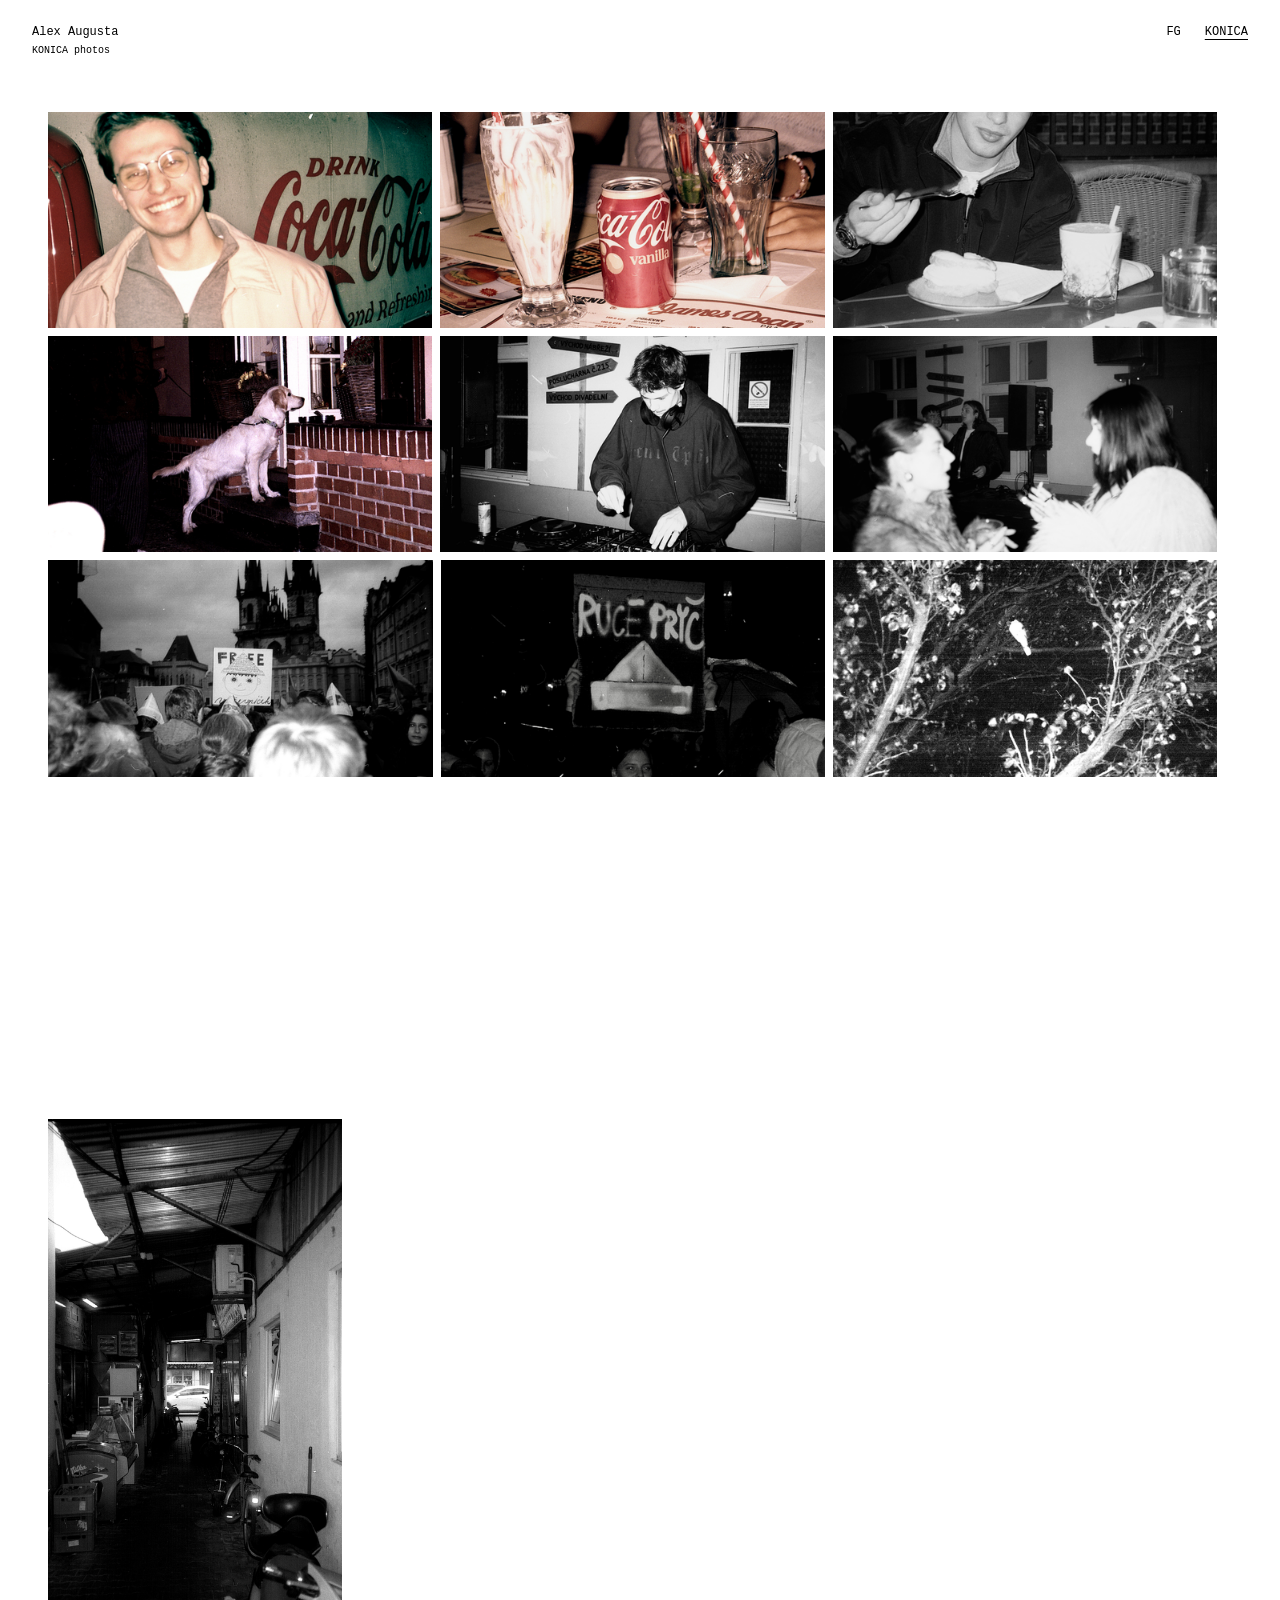
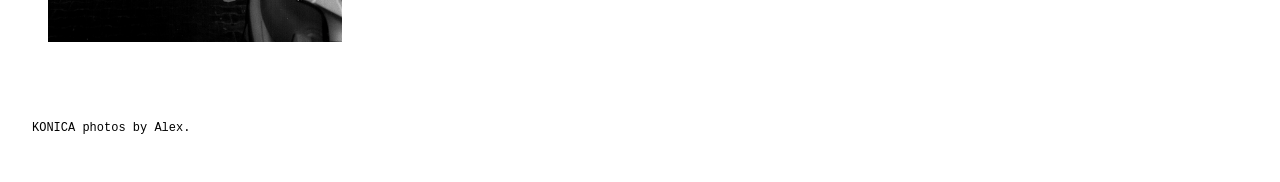
<file: KONICA/index.html>
<!doctype html>
<html lang="en">
  <head>
    <meta charset="UTF-8">
    <meta name="viewport" content="width=device-width, initial-scale=1.0">
    <meta name="theme-color" content="#ffffff">
    <title>KONICA Photos | Alex Augusta Photography</title>
    <meta name="description" content="Explore the KONICA photo collection by Alex Augusta. Browse the gallery and open each photograph in full resolution.">
    <meta name="robots" content="index, follow, max-image-preview:large">
    <meta name="author" content="Alex Augusta">
    <meta name="twitter:card" content="summary_large_image">
    <meta property="og:type" content="website">
    <meta property="og:site_name" content="Alex Augusta Photos">
    <meta property="og:title" content="KONICA Photos | Alex Augusta Photography">
    <meta property="og:description" content="Explore the KONICA photo collection by Alex Augusta. Browse the gallery and open each photograph in full resolution.">
    <meta property="og:url" content="https://made-by-alex.dev/KONICA/">
    <meta property="og:image" content="https://made-by-alex.dev/photos/KO01.jpg">
    <meta property="og:image:alt" content="Photograph by Alex Augusta from the KONICA collection">
    <script type="application/ld+json">{"@context":"https://schema.org","@graph":[{"@type":"Person","@id":"https://made-by-alex.dev/#alex-augusta","name":"Alex Augusta","url":"https://made-by-alex.dev/home/"},{"@type":"WebSite","@id":"https://made-by-alex.dev/#website","url":"https://made-by-alex.dev/","name":"Alex Augusta Photos","alternateName":"Alex Augusta Photography","creator":{"@id":"https://made-by-alex.dev/#alex-augusta"}},{"@type":"CollectionPage","@id":"https://made-by-alex.dev/KONICA/#webpage","url":"https://made-by-alex.dev/KONICA/","name":"KONICA Photos | Alex Augusta Photography","description":"Explore the KONICA photo collection by Alex Augusta. Browse the gallery and open each photograph in full resolution.","isPartOf":{"@id":"https://made-by-alex.dev/#website"},"author":{"@id":"https://made-by-alex.dev/#alex-augusta"},"inLanguage":"en","primaryImageOfPage":{"@type":"ImageObject","contentUrl":"https://made-by-alex.dev/photos/KO01.jpg","creator":{"@id":"https://made-by-alex.dev/#alex-augusta"}}}]}</script>
    <link rel="canonical" href="https://made-by-alex.dev/KONICA/">
    <link rel="icon" type="image/svg+xml" href="../favicon.svg">
    <link rel="stylesheet" href="../styles.css?v=photo-dates-1">
    <script src="../album.js?v=side-navigation-1" defer></script>
    <script src="../cursor.js" defer></script>
  </head>
  <body class="album-page">
    <header class="album-header">
      <h1 class="site-name"><a href="../home/">Alex Augusta</a><span class="site-tagline">KONICA photos</span></h1>
      <div class="album-details" aria-live="polite" aria-atomic="true"></div>
      <nav class="camera-nav" aria-label="Camera albums">
        <a href="../FG/">FG</a>
        <a href="../KONICA/" aria-current="page">KONICA</a>
      </nav>
    </header>
    <main class="album-board" data-count="13" aria-label="KONICA photo album">
      <button class="album-photo" type="button" aria-label="Details for KO01: coke" data-name="KO01" data-description="coke" data-date="12.10.2026">
        <img src="../photos/previews/KO01-480.webp" data-original="../photos/KO01.jpg" srcset="../photos/previews/KO01-480.webp 480w, ../photos/previews/KO01-960.webp 960w, ../photos/previews/KO01-1600.webp 1600w, ../photos/KO01.jpg 3324w" sizes="(max-width: 600px) calc(49.99473vw - 14.49847px), (max-width: 900px) calc(33.32787vw - 21.32984px), (max-width: 1600px) calc(33.32787vw - 37.32722px), 495.91873px" loading="eager" fetchpriority="high" alt="coke" width="3324" height="1870" decoding="async">
      </button>
      <button class="album-photo" type="button" aria-label="Details for KO02: coke?" data-name="KO02" data-description="coke?" data-date="12.10.2026">
        <img src="../photos/previews/KO02-480.webp" data-original="../photos/KO02.jpg" srcset="../photos/previews/KO02-480.webp 480w, ../photos/previews/KO02-960.webp 960w, ../photos/previews/KO02-1600.webp 1600w, ../photos/KO02.jpg 2882w" sizes="(max-width: 600px) calc(50.00527vw - 14.50153px), (max-width: 900px) calc(33.33490vw - 21.33433px), (max-width: 1600px) calc(33.33490vw - 37.33509px), 496.02329px" loading="eager" alt="coke?" width="2882" height="1621" decoding="async">
      </button>
      <button class="album-photo" type="button" aria-label="Details for KO03: yum" data-name="KO03" data-description="yum" data-date="13.10.2026">
        <img src="../photos/previews/KO03-480.webp" data-original="../photos/KO03.jpg" srcset="../photos/previews/KO03-480.webp 480w, ../photos/previews/KO03-960.webp 960w, ../photos/previews/KO03-1600.webp 1600w, ../photos/KO03.jpg 2267w" sizes="(max-width: 600px) calc(50.01709vw - 14.50496px), (max-width: 900px) calc(33.33723vw - 21.33583px), (max-width: 1600px) calc(33.33723vw - 37.33770px), 496.05798px" loading="eager" alt="yum" width="2267" height="1275" decoding="async">
      </button>
      <button class="album-photo" type="button" aria-label="Details for KO04: guard" data-name="KO04" data-description="guard" data-date="13.10.2026">
        <img src="../photos/previews/KO04-480.webp" data-original="../photos/KO04.jpg" srcset="../photos/previews/KO04-480.webp 480w, ../photos/previews/KO04-960.webp 960w, ../photos/previews/KO04-1600.webp 1600w, ../photos/KO04.jpg 2898w" sizes="(max-width: 600px) calc(49.98291vw - 14.49504px), (max-width: 900px) calc(33.32317vw - 21.32683px), (max-width: 1600px) calc(33.32317vw - 37.32195px), 495.84881px" loading="lazy" alt="guard" width="2898" height="1631" decoding="async">
      </button>
      <button class="album-photo" type="button" aria-label="Details for KO05: untz" data-name="KO05" data-description="untz" data-date="15.10.2026">
        <img src="../photos/previews/KO05-480.webp" data-original="../photos/KO05.jpg" srcset="../photos/previews/KO05-480.webp 480w, ../photos/previews/KO05-960.webp 960w, ../photos/previews/KO05-1600.webp 1600w, ../photos/KO05.jpg 3377w" sizes="(max-width: 600px) calc(49.99245vw - 14.49781px), (max-width: 900px) calc(33.33338vw - 21.33336px), (max-width: 1600px) calc(33.33338vw - 37.33339px), 496.00073px" loading="lazy" alt="untz" width="3377" height="1900" decoding="async">
      </button>
      <button class="album-photo" type="button" aria-label="Details for KO06: no way!" data-name="KO06" data-description="no way!" data-date="15.10.2026">
        <img src="../photos/previews/KO06-480.webp" data-original="../photos/KO06.jpg" srcset="../photos/previews/KO06-480.webp 480w, ../photos/previews/KO06-960.webp 960w, ../photos/previews/KO06-1600.webp 1600w, ../photos/KO06.jpg 3106w" sizes="(max-width: 600px) calc(50.00755vw - 14.50219px), (max-width: 900px) calc(33.34345vw - 21.33980px), (max-width: 1600px) calc(33.34345vw - 37.34466px), 496.15046px" loading="lazy" alt="no way!" width="3106" height="1747" decoding="async">
      </button>
      <button class="album-photo" type="button" aria-label="Details for KO07: demo 1" data-name="KO07" data-description="demo 1" data-date="25.10.2026">
        <img src="../photos/previews/KO07-480.webp" data-original="../photos/KO07.jpg" srcset="../photos/previews/KO07-480.webp 480w, ../photos/previews/KO07-960.webp 960w, ../photos/previews/KO07-1600.webp 1600w, ../photos/KO07.jpg 3314w" sizes="(max-width: 600px) calc(50.02330vw - 14.50676px), (max-width: 900px) calc(33.35236vw - 21.34551px), (max-width: 1600px) calc(33.35236vw - 37.35465px), 496.28319px" loading="lazy" alt="demo 1" width="3314" height="1863" decoding="async">
      </button>
      <button class="album-photo" type="button" aria-label="Details for KO08: demo 2" data-name="KO08" data-description="demo 2" data-date="25.10.2026">
        <img src="../photos/previews/KO08-480.webp" data-original="../photos/KO08.jpg" srcset="../photos/previews/KO08-480.webp 480w, ../photos/previews/KO08-960.webp 960w, ../photos/previews/KO08-1600.webp 1600w, ../photos/KO08.jpg 2369w" sizes="(max-width: 600px) calc(49.97670vw - 14.49324px), (max-width: 900px) calc(33.32130vw - 21.32563px), (max-width: 1600px) calc(33.32130vw - 37.31985px), 495.82090px" loading="lazy" alt="demo 2" width="2369" height="1333" decoding="async">
      </button>
      <button class="album-photo" type="button" aria-label="Details for KO09: birdie" data-name="KO09" data-description="birdie" data-date="26.10.2026">
        <img src="../photos/previews/KO09-480.webp" data-original="../photos/KO09.jpg" srcset="../photos/previews/KO09-480.webp 480w, ../photos/previews/KO09-960.webp 960w, ../photos/previews/KO09-1600.webp 1600w, ../photos/KO09.jpg 3139w" sizes="(max-width: 600px) calc(49.98953vw - 14.49696px), (max-width: 900px) calc(33.32634vw - 21.32886px), (max-width: 1600px) calc(33.32634vw - 37.32550px), 495.89592px" loading="lazy" alt="birdie" width="3139" height="1766" decoding="async">
      </button>
      <button class="album-photo" type="button" aria-label="Details for KO10: rainy day" data-name="KO10" data-description="rainy day" data-date="25.10.2026">
        <img src="../photos/previews/KO10-480.webp" data-original="../photos/KO10.jpg" srcset="../photos/previews/KO10-480.webp 480w, ../photos/previews/KO10-960.webp 960w, ../photos/previews/KO10-1600.webp 1600w, ../photos/KO10.jpg 3215w" sizes="(max-width: 600px) calc(50.01047vw - 14.50304px), (max-width: 900px) calc(50.00358vw - 28.00200px), (max-width: 1600px) calc(50.00358vw - 52.00372px), 748.05351px" loading="lazy" alt="rainy day" width="3215" height="1808" decoding="async">
      </button>
      <button class="album-photo" type="button" aria-label="Details for KO11: b-c-s" data-name="KO11" data-description="b-c-s" data-date="25.10.2026">
        <img src="../photos/previews/KO11-480.webp" data-original="../photos/KO11.jpg" srcset="../photos/previews/KO11-480.webp 480w, ../photos/previews/KO11-960.webp 960w, ../photos/previews/KO11-1600.webp 1600w, ../photos/KO11.jpg 3371w" sizes="(max-width: 600px) calc(75.96444vw - 22.02969px), (max-width: 900px) calc(49.99642vw - 27.99800px), (max-width: 1600px) calc(49.99642vw - 51.99628px), 747.94649px" loading="lazy" alt="b-c-s" width="3371" height="1896" decoding="async">
      </button>
      <button class="album-photo" type="button" aria-label="Details for KO12: milkaway" data-name="KO12" data-description="milkaway" data-date="24.10.2026">
        <img src="../photos/previews/KO12-480.webp" data-original="../photos/KO12.jpg" srcset="../photos/previews/KO12-480.webp 480w, ../photos/previews/KO12-960.webp 960w, ../photos/previews/KO12-1600.webp 1600w, ../photos/KO12.jpg 1947w" sizes="(max-width: 600px) calc(24.03556vw - 6.97031px), (max-width: 900px) calc(25.36046vw - 14.20186px), (max-width: 1600px) calc(25.36046vw - 26.37487px), 379.39242px" loading="lazy" alt="milkaway" width="1947" height="3461" decoding="async">
      </button>
      <button class="album-photo" type="button" aria-label="Details for KO13: gm" data-name="KO13" data-description="gm" data-date="24.10.2026">
        <img src="../photos/previews/KO13-480.webp" data-original="../photos/KO13.jpg" srcset="../photos/previews/KO13-480.webp 480w, ../photos/previews/KO13-960.webp 960w, ../photos/previews/KO13-1600.webp 1600w, ../photos/KO13.jpg 3265w" sizes="(max-width: 600px) calc(100.00000vw - 24.00000px), (max-width: 900px) calc(74.63954vw - 41.79814px), (max-width: 1600px) calc(74.63954vw - 77.62513px), 1116.60758px" loading="lazy" alt="gm" width="3265" height="1972" decoding="async">
      </button>
    </main>
    <footer class="album-about">
      <p>KONICA photos by Alex.</p>
    </footer>
  </body>
</html>
</file>
<file: styles.css>
@font-face {
  font-family: 'BradfordMono';
  src: local('BradfordMono'), local('Bradford Mono'), local('BradfordMono-Regular'), local('Bradford Mono Regular');
  font-style: normal;
  font-weight: 400;
  font-display: swap;
}

:root {
  color-scheme: light;
  background: #fff;
  color: #000;
  font-family: 'BradfordMono', 'Courier New', monospace;
  font-size: 12px;
  font-weight: 400;
}

* { box-sizing: border-box; }

body {
  margin: 0;
  background: #fff;
}

.site-name {
  position: fixed;
  z-index: 10;
  top: 24px;
  left: 32px;
  font: inherit;
  line-height: 1.4;
  margin: 0;
}

.site-name h1 { margin: 0; font: inherit; }
.site-tagline { display: block; margin-top: 3px; font-size: 10px; }
.album-about { max-width: 1600px; margin: 0 auto; padding: 0 32px 32px; line-height: 1.6; }
.site-footer p { margin: 0 0 20px; line-height: 1.6; }

.site-footer {
  display: flex;
  align-items: center;
  gap: 24px;
  max-width: 680px;
  margin: 0 auto;
  padding: 48px 32px 64px;
}

.site-footer blockquote {
  margin: 0;
  font: inherit;
  line-height: 1.6;
}

.site-face {
  flex-shrink: 0;
  width: 180px;
  height: 180px;
  object-fit: contain;
}

.photo {
  display: grid;
  grid-template-columns: minmax(0, 1fr) minmax(0, 3.4fr) minmax(0, 1fr);
  align-items: center;
  align-content: center;
  gap: 40px 24px;
  min-height: 100svh;
  margin: 0;
  padding: 64px 32px 32px;
}

.photo img {
  grid-column: 2;
  grid-row: 1;
  display: block;
  width: 100%;
  height: auto;
  max-height: 72svh;
  object-fit: contain;
}

.photo-name,
.photo-date {
  text-align: center;
  font: inherit;
  line-height: 1.4;
}

.photo-name {
  grid-column: 1;
  grid-row: 1;
}

.photo-date {
  grid-column: 3;
  grid-row: 1;
}

@media (max-width: 600px) {
  .site-face {
    width: 180px;
    height: 180px;
  }

  .site-footer {
    flex-direction: column;
    gap: 24px;
    padding: 32px 24px 48px;
  }

  .site-name {
    top: 16px;
    left: 12px;
  }

  .photo {
    grid-template-columns: repeat(2, minmax(0, 1fr));
    gap: 16px 0;
    padding: 64px 0 32px;
  }

  .photo-name {
    grid-column: 1 / -1;
    grid-row: 1;
    text-align: center;
  }

  .photo img {
    grid-column: 1 / -1;
    grid-row: 2;
    max-height: none;
  }

  .photo-date {
    grid-column: 1 / -1;
    grid-row: 3;
    margin-top: 24px;
    white-space: nowrap;
  }
}

/* Album links share the gallery's quiet, fixed header. */
a { color: inherit; text-decoration: none; }
a:hover { text-decoration: underline; text-underline-offset: 4px; }
a:focus-visible, button:focus-visible { outline: 1px solid currentColor; outline-offset: 6px; }

.album-nav {
  position: fixed;
  z-index: 10;
  top: 24px;
  left: 50%;
  transform: translateX(-50%);
  display: flex;
  gap: 24px;
  line-height: 1.4;
}

.album-header {
  position: fixed;
  z-index: 20;
  inset: 0 0 auto;
  min-height: 70px;
  background: rgba(255, 255, 255, .96);
}

.album-details {
  display: flex;
  justify-content: center;
  gap: 24px;
  margin: 24px 110px 20px;
  line-height: 1.4;
  text-align: center;
}

.album-board {
  display: flex;
  flex-direction: column;
  gap: 8px;
  max-width: 1600px;
  margin: 0 auto;
  padding: 112px 48px 64px;
}

.album-row {
  display: flex;
  align-items: flex-start;
  gap: 8px;
}

.album-photo {
  display: block;
  flex: var(--ratio, 1) 1 0;
  min-width: 0;
  margin: 0;
  padding: 0;
  border: 0;
  background: transparent;
  color: inherit;
  cursor: default;
}

.album-photo img {
  display: block;
  width: 100%;
  height: auto;
}

@media (max-width: 900px) {
  .album-nav { gap: 16px; }
  .album-board { padding: 96px 24px 40px; }
}

@media (max-width: 600px) {
  .album-nav { top: 16px; left: auto; right: 12px; transform: none; gap: 10px; }
  .album-details { flex-wrap: wrap; gap: 6px 16px; margin: 16px 62px; }
  .album-board { gap: 5px; padding: 96px 12px 32px; }
  .album-row { gap: 5px; }
}

.album-nav a:hover { text-decoration: none; }
.album-nav a:hover:not([aria-current]) { opacity: .6; }

.album-underline {
  position: absolute;
  left: 0;
  bottom: -5px;
  height: 1px;
  background: currentColor;
  pointer-events: none;
}

.camera-nav {
  position: fixed;
  z-index: 20;
  top: 24px;
  right: 32px;
  display: flex;
  gap: 24px;
  line-height: 1.4;
}
.camera-nav [aria-current="page"] {
  text-decoration: underline;
  text-underline-offset: 4px;
}
.album-details { margin-left: 170px; margin-right: 170px; }

@media (max-width: 760px) {
  .album-nav { top: 52px; left: 50%; right: auto; transform: translateX(-50%); gap: 16px; }
  .camera-nav { right: 12px; gap: 16px; }
  .album-details { margin: 52px 12px 16px; }
  .album-header { min-height: 86px; }
}
@media (max-width: 600px) {
  .album-nav {
    top: auto;
    bottom: calc(16px + env(safe-area-inset-bottom, 0px));
  }
  .camera-nav { top: 16px; }
  .photos .photo { padding-top: 96px; }
}

/* Crossfade the entire page; category anchor links keep their scroll behavior. */
@view-transition { navigation: auto; }
::view-transition-old(root) { animation: camera-fade-out 1200ms cubic-bezier(.4, 0, .2, 1) both; }
::view-transition-new(root) { animation: camera-fade-in 1500ms cubic-bezier(.4, 0, .2, 1) both; }
@keyframes camera-fade-out { to { opacity: 0; } }
@keyframes camera-fade-in { from { opacity: 0; } }
@media (prefers-reduced-motion: reduce) {
  @view-transition { navigation: none; }
}

/* Local collage viewer: the full image keeps its original proportions. */
html { scrollbar-gutter: stable; }
.album-photo { cursor: zoom-in; }
.album-board, .album-header { transition: opacity 650ms cubic-bezier(.4, 0, .2, 1), filter 650ms cubic-bezier(.4, 0, .2, 1); }
body.photo-open { overflow: hidden; }
.photo-open .album-board,
.photo-open .album-header { opacity: .4; filter: saturate(.35); }
.photo-overlay {
  position: fixed;
  inset: 0;
  width: 100%;
  max-width: none;
  height: 100%;
  max-height: none;
  margin: 0;
  padding: 72px 24px 32px;
  border: 0;
  background: transparent;
  color: inherit;
  overflow: hidden;
  outline: none;
  cursor: zoom-out;
}
.photo-overlay[open] { display: flex; align-items: center; justify-content: center; }
.photo-overlay::backdrop {
  background: rgba(255, 255, 255, .25);
  animation: camera-fade-in 650ms ease-in-out both;
}
.photo-overlay.is-closing::backdrop { animation: camera-fade-out 550ms ease-in-out both; }
.photo-overlay > img {
  display: block;
  width: auto;
  height: auto;
  max-width: 90vw;
  max-height: 80svh;
  object-fit: contain;
  cursor: zoom-out;
  animation: photo-reveal 750ms cubic-bezier(.4, 0, .2, 1) both;
}
.overlay-details {
  position: absolute;
  top: 24px;
  left: 24px;
  right: 24px;
  display: flex;
  justify-content: center;
  flex-wrap: wrap;
  gap: 8px 24px;
  font: inherit;
  line-height: 1.4;
  pointer-events: none;
}
.photo-overlay.is-closing { animation: camera-fade-out 550ms ease-in-out both; }
@keyframes photo-reveal {
  from { opacity: 0; transform: scale(.97); }
  to { opacity: 1; transform: scale(1); }
}
@media (max-width: 600px) {
  .photo-overlay { padding: 80px 12px 24px; }
  .overlay-details { top: 16px; gap: 8px 16px; }
  .photo-overlay > img { max-width: 94vw; max-height: 76svh; }
}
@media (prefers-reduced-motion: reduce) {
  .album-board, .album-header { transition: none; }
  .photo-overlay > img, .photo-overlay.is-closing,
  .photo-overlay::backdrop, .photo-overlay.is-closing::backdrop { animation: none; }
}

/* CUR files include their own hotspots. Paths are relative to this stylesheet. */
@media (any-pointer: fine) {
  html, body { cursor: url("cursor/Wii Cursor-small.cur"), auto; }
  a[href], button:not(:disabled), [role="button"],
  .album-photo, .photo-overlay, .photo-overlay > img,
  .photo-overlay::backdrop {
    cursor: url("cursor/wii-pointer-blue-ccw-small.cur"), pointer;
  }
  html.cursor-pressed,
  html.cursor-pressed *,
  html.cursor-pressed .photo-overlay::backdrop {
    cursor: url("cursor/wii-grab-ccw-small.cur"), grabbing !important;
  }
}
</file>
